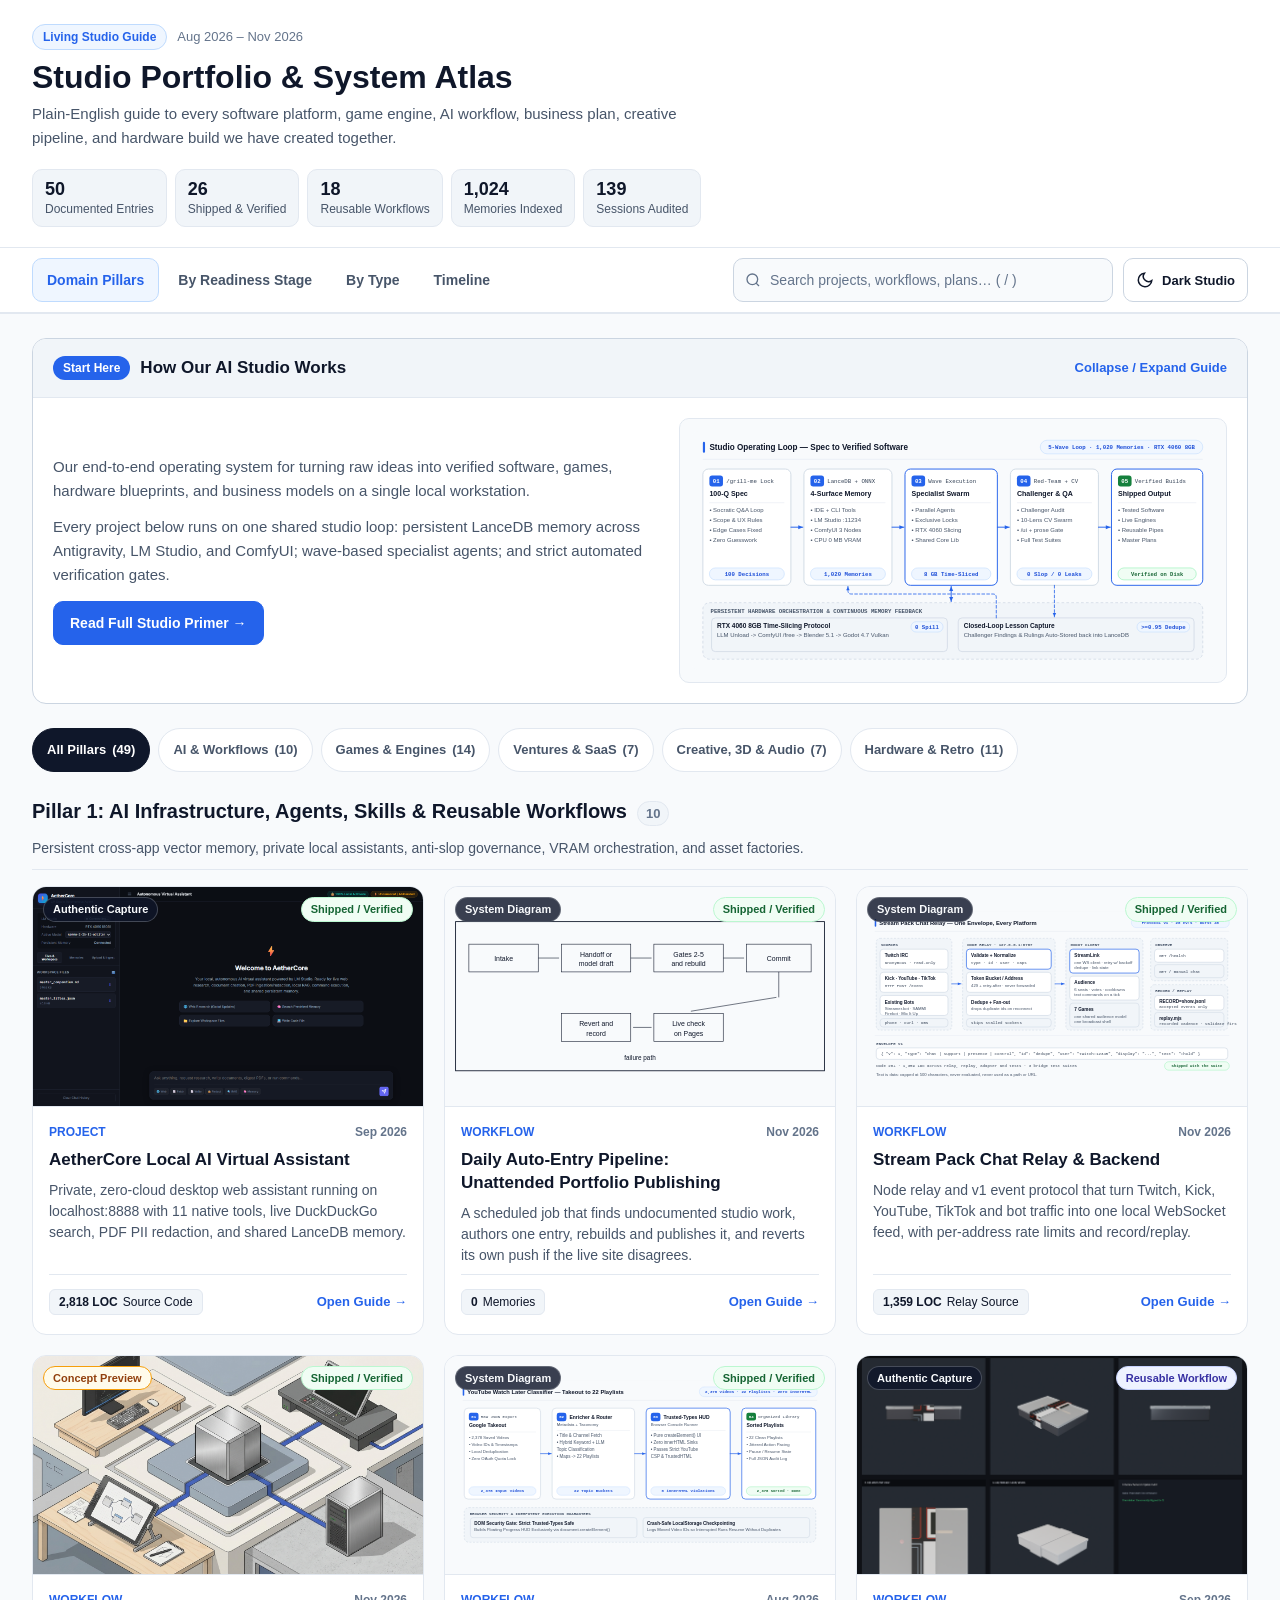
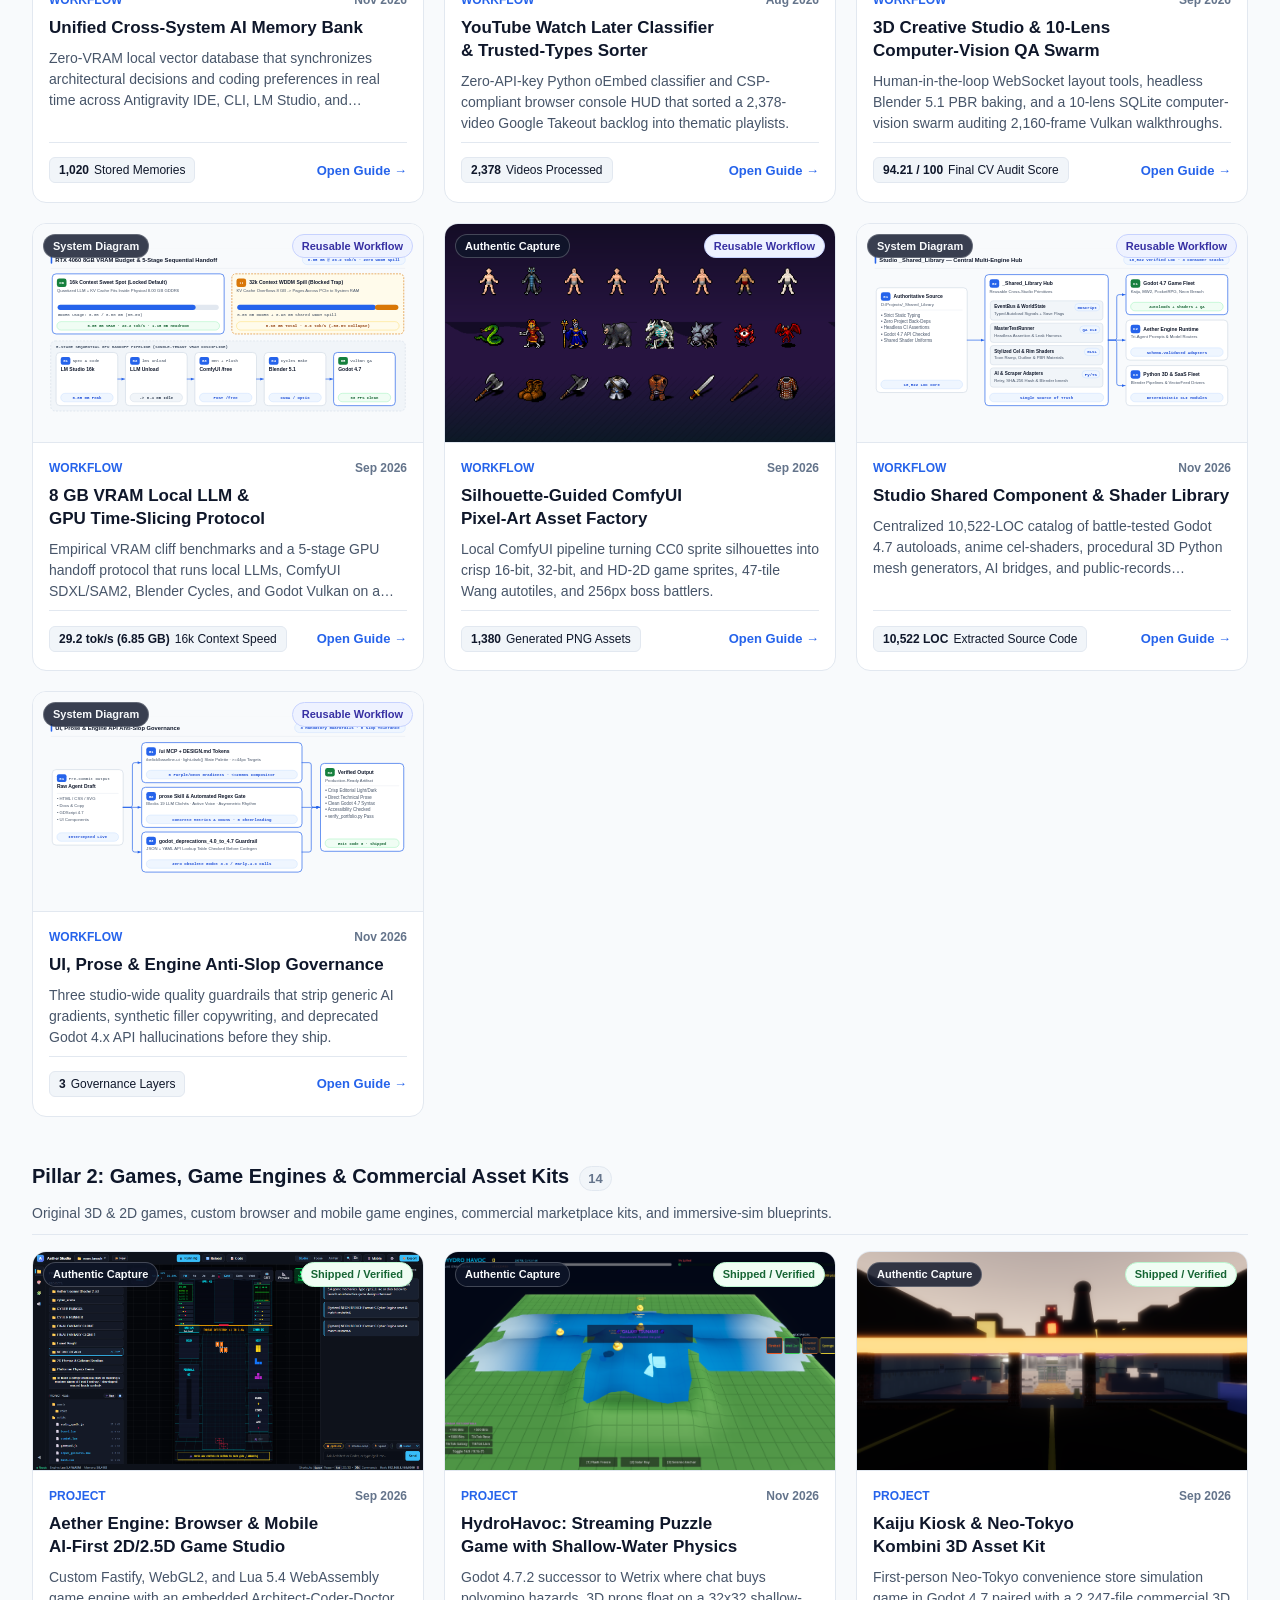
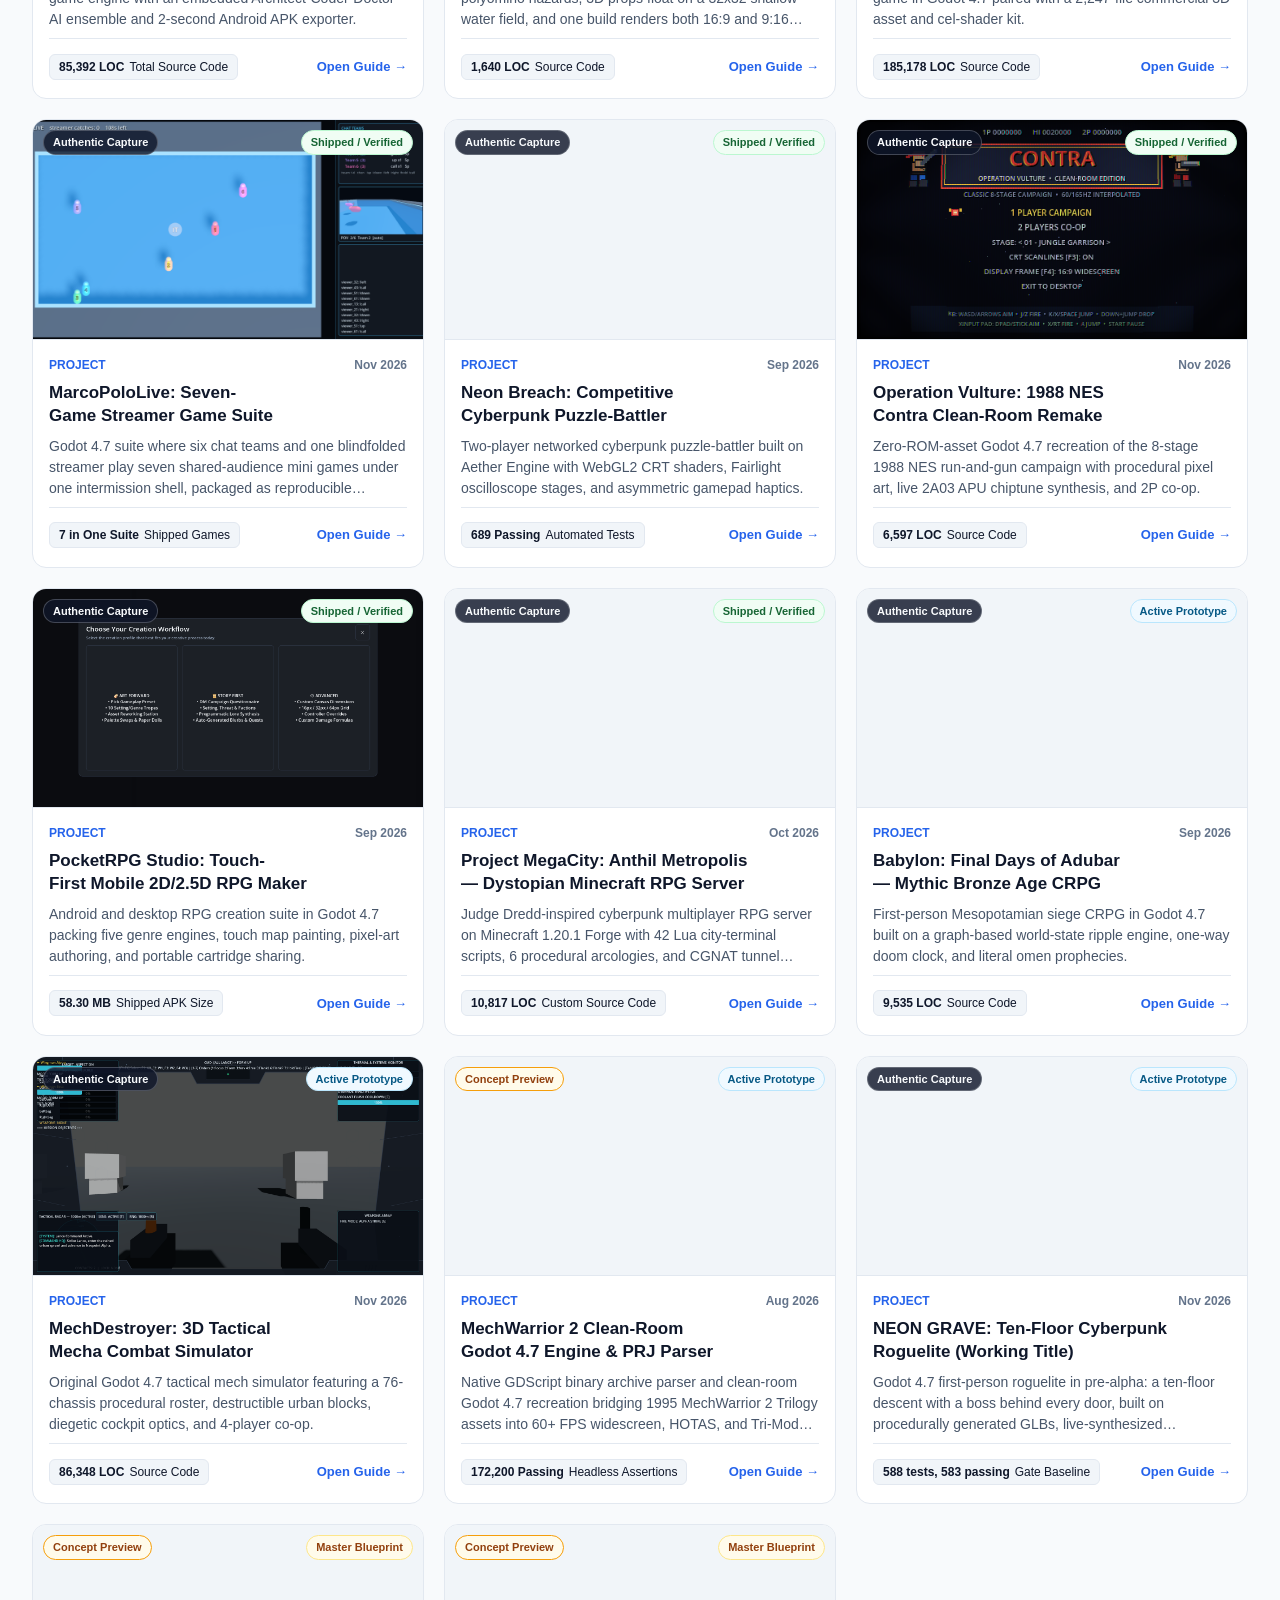
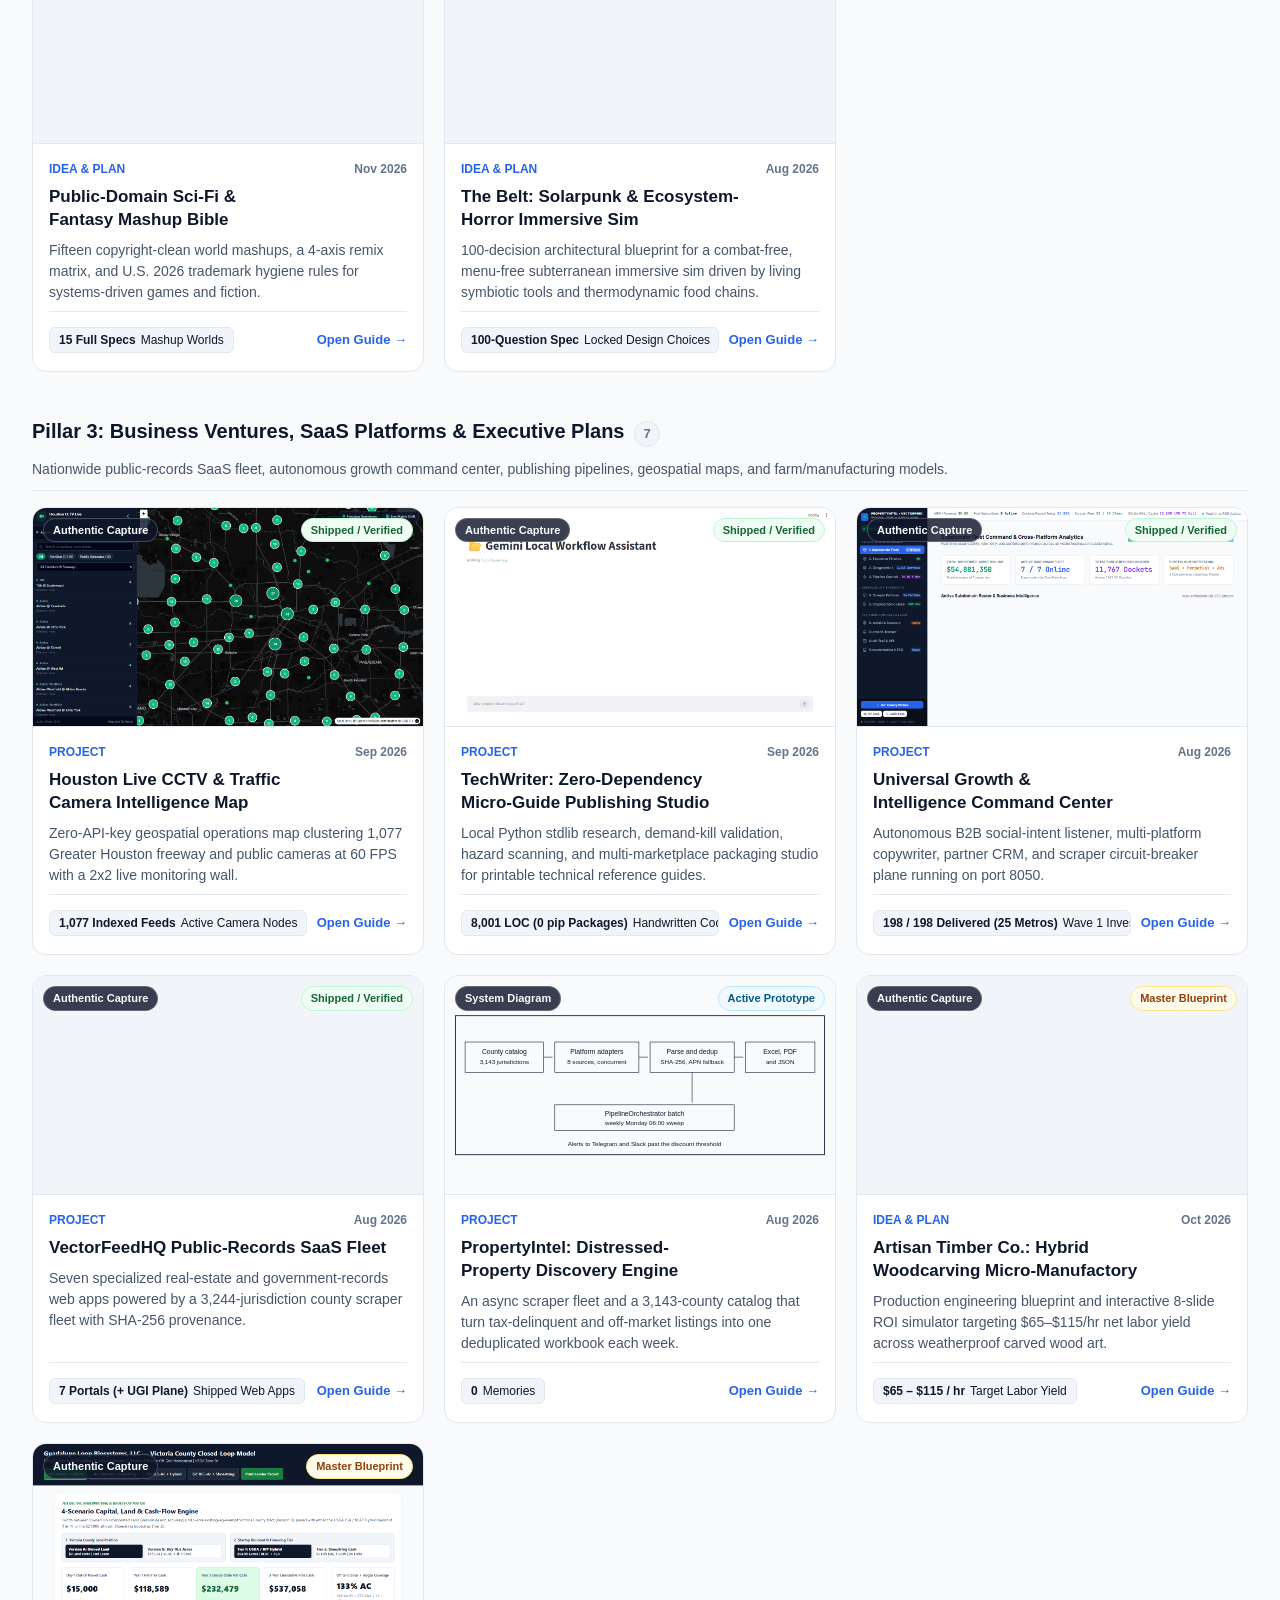
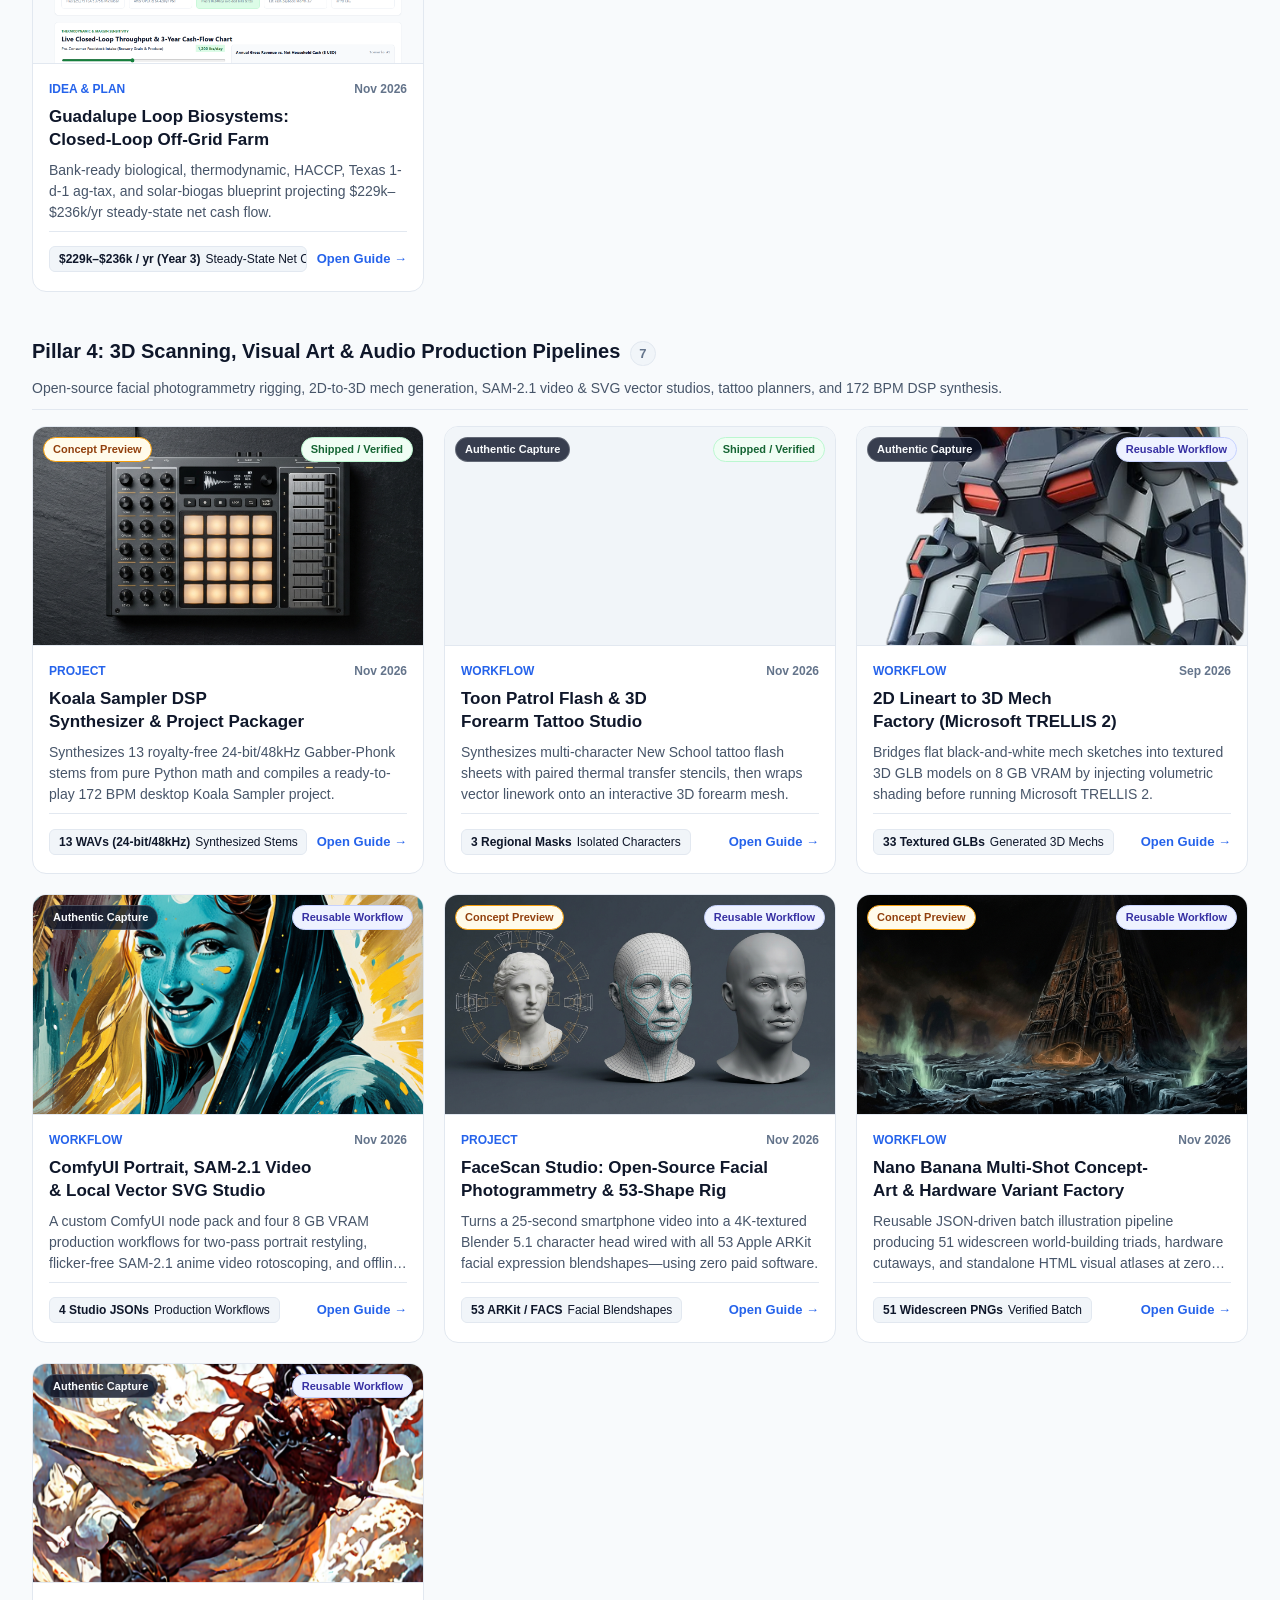
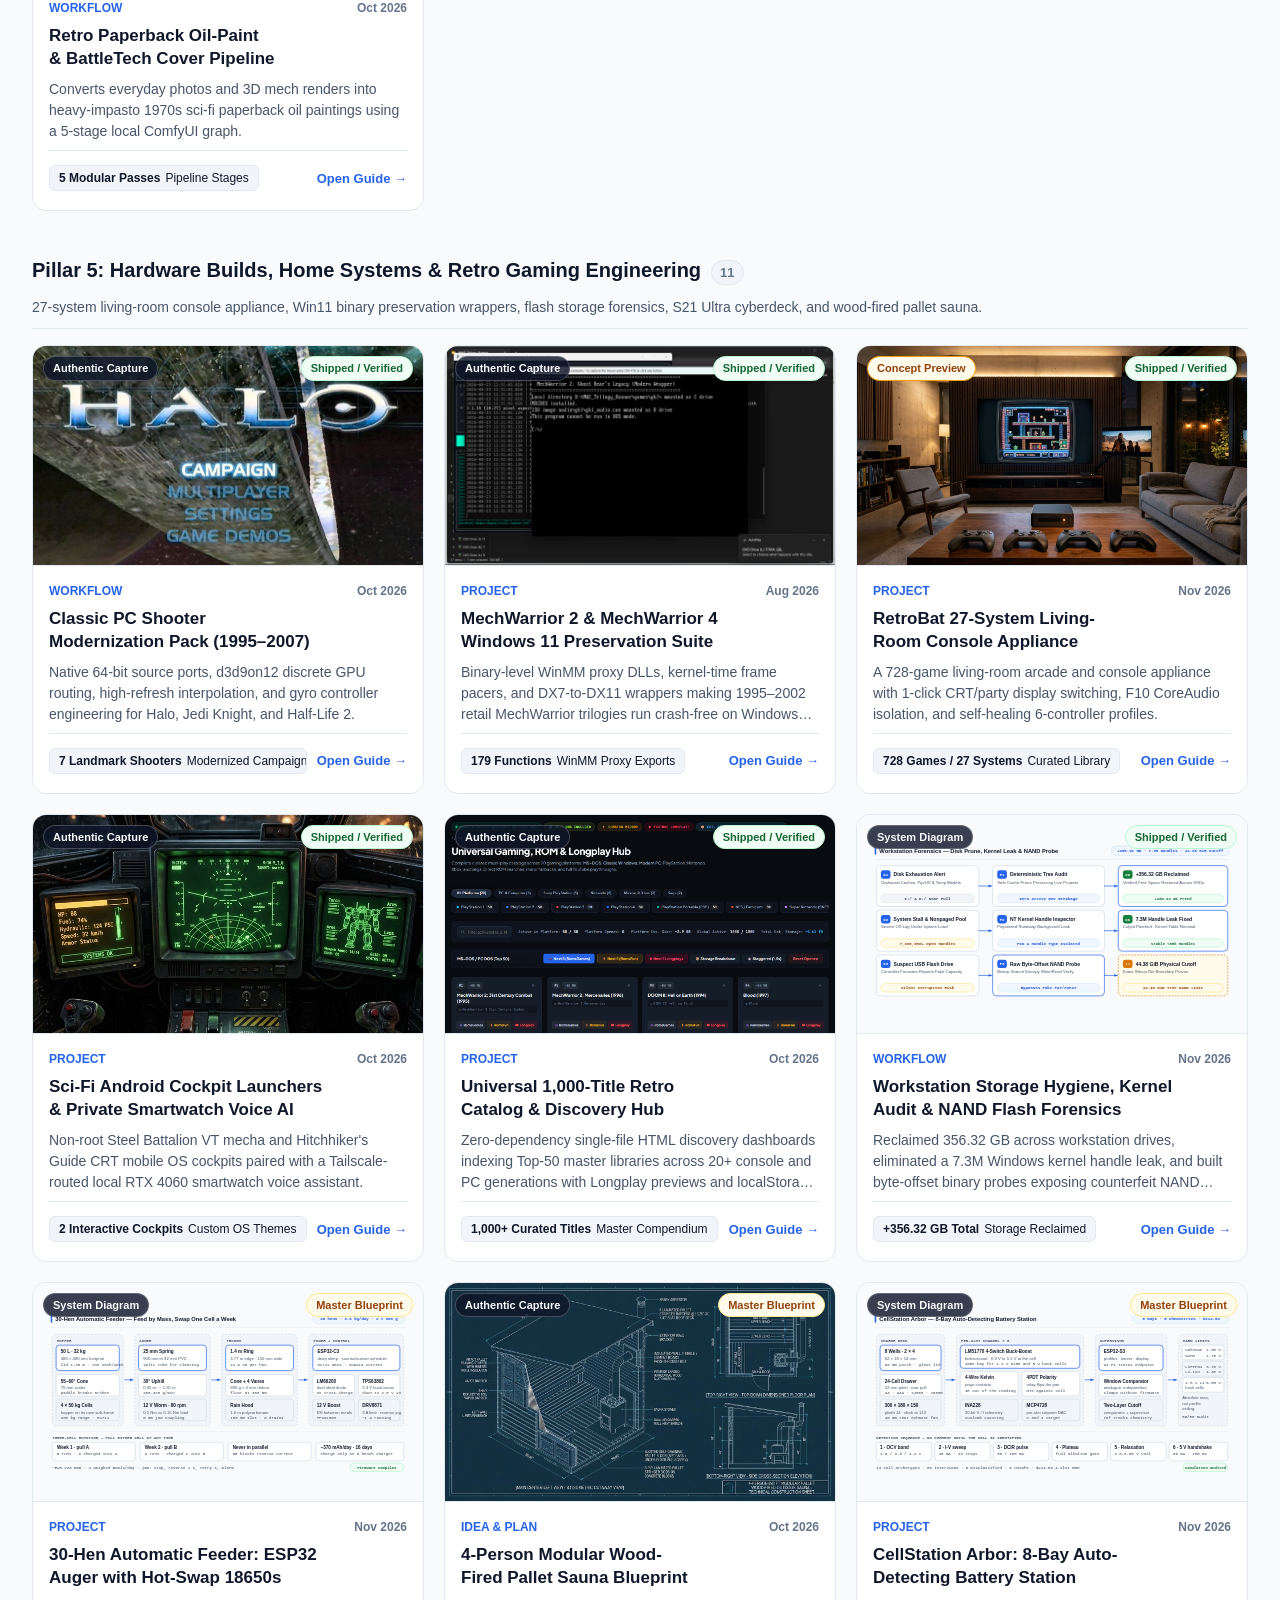
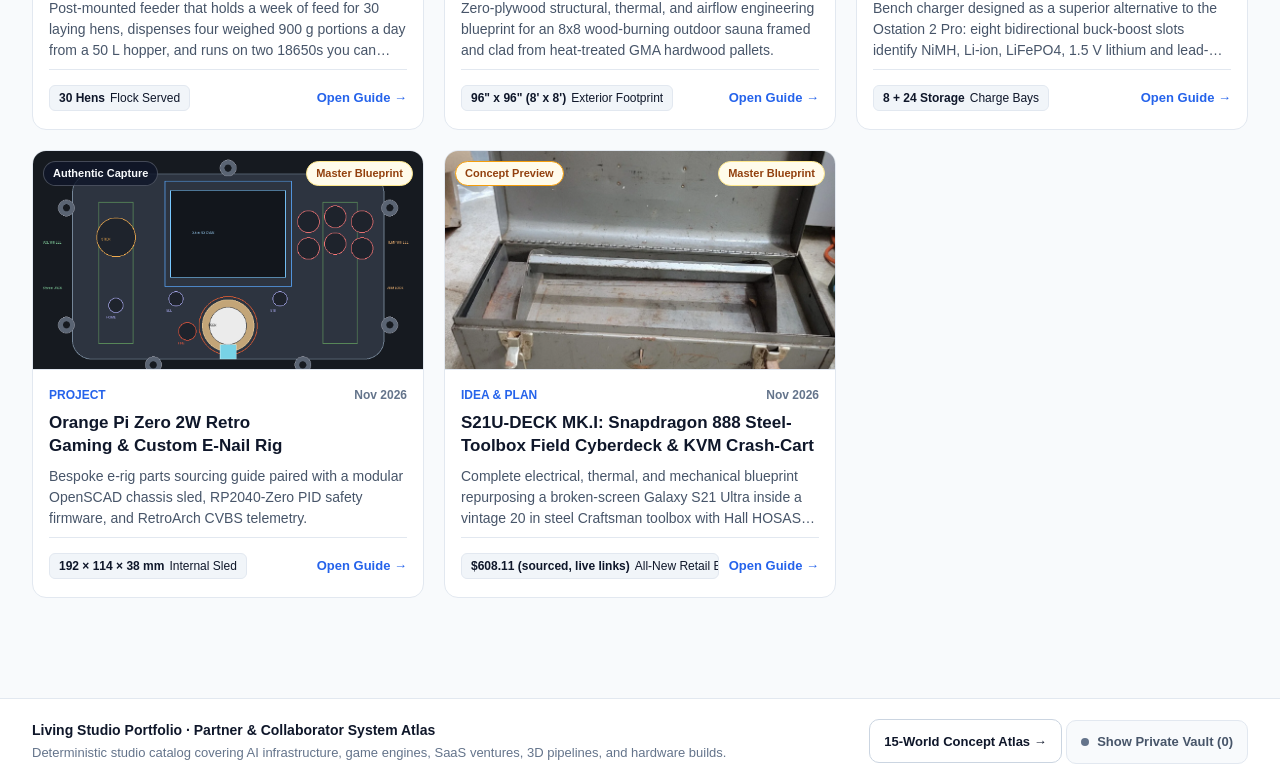
<file: index.html>
<!DOCTYPE html>
<html lang="en">
<head>
  <meta charset="UTF-8">
  <meta name="viewport" content="width=device-width, initial-scale=1.0, viewport-fit=cover">
  <meta name="color-scheme" content="light dark">
  <script>
    try {
      var savedScheme = localStorage.getItem("studio-color-scheme");
      var metaScheme = document.querySelector('meta[name="color-scheme"]');
      metaScheme.content = (savedScheme === "dark" || savedScheme === "light") ? savedScheme : "light";
    } catch (e) {
      document.querySelector('meta[name="color-scheme"]').content = "light";
    }
  </script>
  <title>Studio Portfolio — Partner &amp; Collaborator Guide</title>
  <link rel="stylesheet" href="styles.css">
</head>
<body>
  <header class="site-header">
    <div class="container header-inner">
      <div class="brand-block">
        <div class="eyebrow-row">
          <span class="studio-pill">Living Studio Guide</span>
          <span class="inception-label tabular-nums" id="headerDateSpan">Aug 2026 – Nov 2026</span>
        </div>
        <h1 class="site-title">Studio Portfolio &amp; System Atlas</h1>
        <p class="site-subtitle">
          Plain-English guide to every software platform, game engine, AI workflow, business plan, creative pipeline, and hardware build we have created together.
        </p>
      </div>

      <div class="header-stats" id="headerStats" aria-label="Portfolio summary metrics">
        <div class="stat-card">
          <span class="stat-value tabular-nums" id="statTotalEntries">0</span>
          <span class="stat-label">Documented Entries</span>
        </div>
        <div class="stat-card">
          <span class="stat-value tabular-nums" id="statShipped">0</span>
          <span class="stat-label">Shipped &amp; Verified</span>
        </div>
        <div class="stat-card">
          <span class="stat-value tabular-nums" id="statWorkflows">0</span>
          <span class="stat-label">Reusable Workflows</span>
        </div>
        <div class="stat-card">
          <span class="stat-value tabular-nums" id="statMemories">0</span>
          <span class="stat-label">Memories Indexed</span>
        </div>
        <div class="stat-card">
          <span class="stat-value tabular-nums" id="statSessions">0</span>
          <span class="stat-label">Sessions Audited</span>
        </div>
      </div>
    </div>

    <div class="controls-bar">
      <div class="container controls-inner">
        <nav class="view-tabs" role="tablist" aria-label="Portfolio organization views">
          <button type="button" role="tab" class="view-tab is-active" data-view="pillars" aria-selected="true">
            Domain Pillars
          </button>
          <button type="button" role="tab" class="view-tab" data-view="readiness" aria-selected="false">
            By Readiness Stage
          </button>
          <button type="button" role="tab" class="view-tab" data-view="type" aria-selected="false">
            By Type
          </button>
          <button type="button" role="tab" class="view-tab" data-view="timeline" aria-selected="false">
            Timeline
          </button>
        </nav>

        <div class="search-and-theme">
          <div class="search-box">
            <svg class="search-icon" width="16" height="16" viewBox="0 0 24 24" fill="none" stroke="currentColor" stroke-width="2" aria-hidden="true">
              <circle cx="11" cy="11" r="8"></circle>
              <line x1="21" y1="21" x2="16.65" y2="16.65"></line>
            </svg>
            <input
              type="search"
              id="searchInput"
              class="search-input"
              placeholder="Search projects, workflows, plans… ( / )"
              aria-label="Search portfolio entries"
              autocomplete="off"
            >
            <button type="button" id="clearSearchBtn" class="clear-search-btn" hidden aria-label="Clear search query">
              Clear
            </button>
          </div>

          <button type="button" id="themeToggleBtn" class="theme-toggle-btn" aria-label="Switch color theme">
            <svg class="icon-moon" width="18" height="18" viewBox="0 0 24 24" fill="none" stroke="currentColor" stroke-width="2" aria-hidden="true">
              <path d="M21 12.79A9 9 0 1 1 11.21 3 7 7 0 0 0 21 12.79z"></path>
            </svg>
            <svg class="icon-sun" width="18" height="18" viewBox="0 0 24 24" fill="none" stroke="currentColor" stroke-width="2" aria-hidden="true">
              <circle cx="12" cy="12" r="5"></circle>
              <line x1="12" y1="1" x2="12" y2="3"></line>
              <line x1="12" y1="21" x2="12" y2="23"></line>
              <line x1="4.22" y1="4.22" x2="5.64" y2="5.64"></line>
              <line x1="18.36" y1="18.36" x2="19.78" y2="19.78"></line>
              <line x1="1" y1="12" x2="3" y2="12"></line>
              <line x1="21" y1="12" x2="23" y2="12"></line>
              <line x1="4.22" y1="19.78" x2="5.64" y2="18.36"></line>
              <line x1="18.36" y1="5.64" x2="19.78" y2="4.22"></line>
            </svg>
            <span class="theme-btn-text" id="themeBtnLabel">Dark Studio</span>
          </button>
        </div>
      </div>
    </div>
  </header>

  <main class="main-content container" id="mainContent">
    <section id="primerMount" class="primer-section" aria-label="How Our AI Studio Works"></section>
    <div id="filterPillsMount" class="filter-pills-bar" aria-label="Quick section jump"></div>
    <div id="portfolioMount" class="portfolio-mount"></div>
  </main>

  <footer class="site-footer">
    <div class="container footer-inner">
      <div class="footer-meta">
        <p class="footer-title">Living Studio Portfolio · Partner &amp; Collaborator System Atlas</p>
        <p class="footer-note tabular-nums" id="footerSyncNote">
          Deterministic studio catalog covering AI infrastructure, game engines, SaaS ventures, 3D pipelines, and hardware builds.
        </p>
      </div>
      <div class="footer-actions">
        <a href="atlas.html" class="ghost-btn" style="text-decoration:none;display:inline-flex;align-items:center;">
          15-World Concept Atlas →
        </a>
        <button
          type="button"
          id="vaultToggleBtn"
          class="vault-toggle-btn"
          aria-pressed="false"
          hidden
        >
          <span class="vault-dot" aria-hidden="true"></span>
          <span id="vaultToggleLabel" class="tabular-nums">Show Private Vault (0)</span>
        </button>
      </div>
    </div>
  </footer>

  <!-- Distraction-Free Slide-Over Reader Drawer -->
  <dialog id="readerDialog" class="reader-dialog" closedby="any" aria-labelledby="readerTitle">
    <div class="reader-panel" id="readerPanel">
      <header class="reader-topbar">
        <div class="reader-crumbs" id="readerCrumbs"></div>
        <div class="reader-topbar-actions">
          <button type="button" id="copyLinkBtn" class="ghost-btn" aria-label="Copy bookmark link to this entry">
            Copy Link
          </button>
          <button type="button" id="closeReaderBtn" class="icon-close-btn" aria-label="Close entry reader">
            <svg width="20" height="20" viewBox="0 0 24 24" fill="none" stroke="currentColor" stroke-width="2" aria-hidden="true">
              <line x1="18" y1="6" x2="6" y2="18"></line>
              <line x1="6" y1="6" x2="18" y2="18"></line>
            </svg>
          </button>
        </div>
      </header>
      <div class="reader-scroll-body" id="readerBody"></div>
    </div>
  </dialog>

  <!-- Full-Screen Media & Diagram Lightbox -->
  <dialog id="lightboxDialog" class="lightbox-dialog" closedby="any" aria-label="Full-screen visual preview">
    <div class="lightbox-inner" id="lightboxInner">
      <header class="lightbox-topbar">
        <div class="lightbox-badges" id="lightboxBadges"></div>
        <div class="lightbox-controls">
          <button type="button" id="lightboxPrevBtn" class="ghost-btn lightbox-nav-btn" aria-label="Previous image">
            ← Prev
          </button>
          <span id="lightboxCounter" class="lightbox-counter tabular-nums"></span>
          <button type="button" id="lightboxNextBtn" class="ghost-btn lightbox-nav-btn" aria-label="Next image">
            Next →
          </button>
          <button type="button" id="closeLightboxBtn" class="icon-close-btn" aria-label="Close full-screen preview">
            <svg width="20" height="20" viewBox="0 0 24 24" fill="none" stroke="currentColor" stroke-width="2" aria-hidden="true">
              <line x1="18" y1="6" x2="6" y2="18"></line>
              <line x1="6" y1="6" x2="18" y2="18"></line>
            </svg>
          </button>
        </div>
      </header>
      <figure class="lightbox-stage-wrap">
        <div class="lightbox-stage" id="lightboxStage"></div>
        <figcaption class="lightbox-caption" id="lightboxCaption"></figcaption>
      </figure>
    </div>
  </dialog>

  <script src="portfolio-data.js"></script>
  <script>
    if (window.location.protocol === "file:") {
      document.write('<script src="portfolio-vault.js"><\/script>');
    }
  </script>
  <script src="app.js"></script>
</body>
</html>
</file>
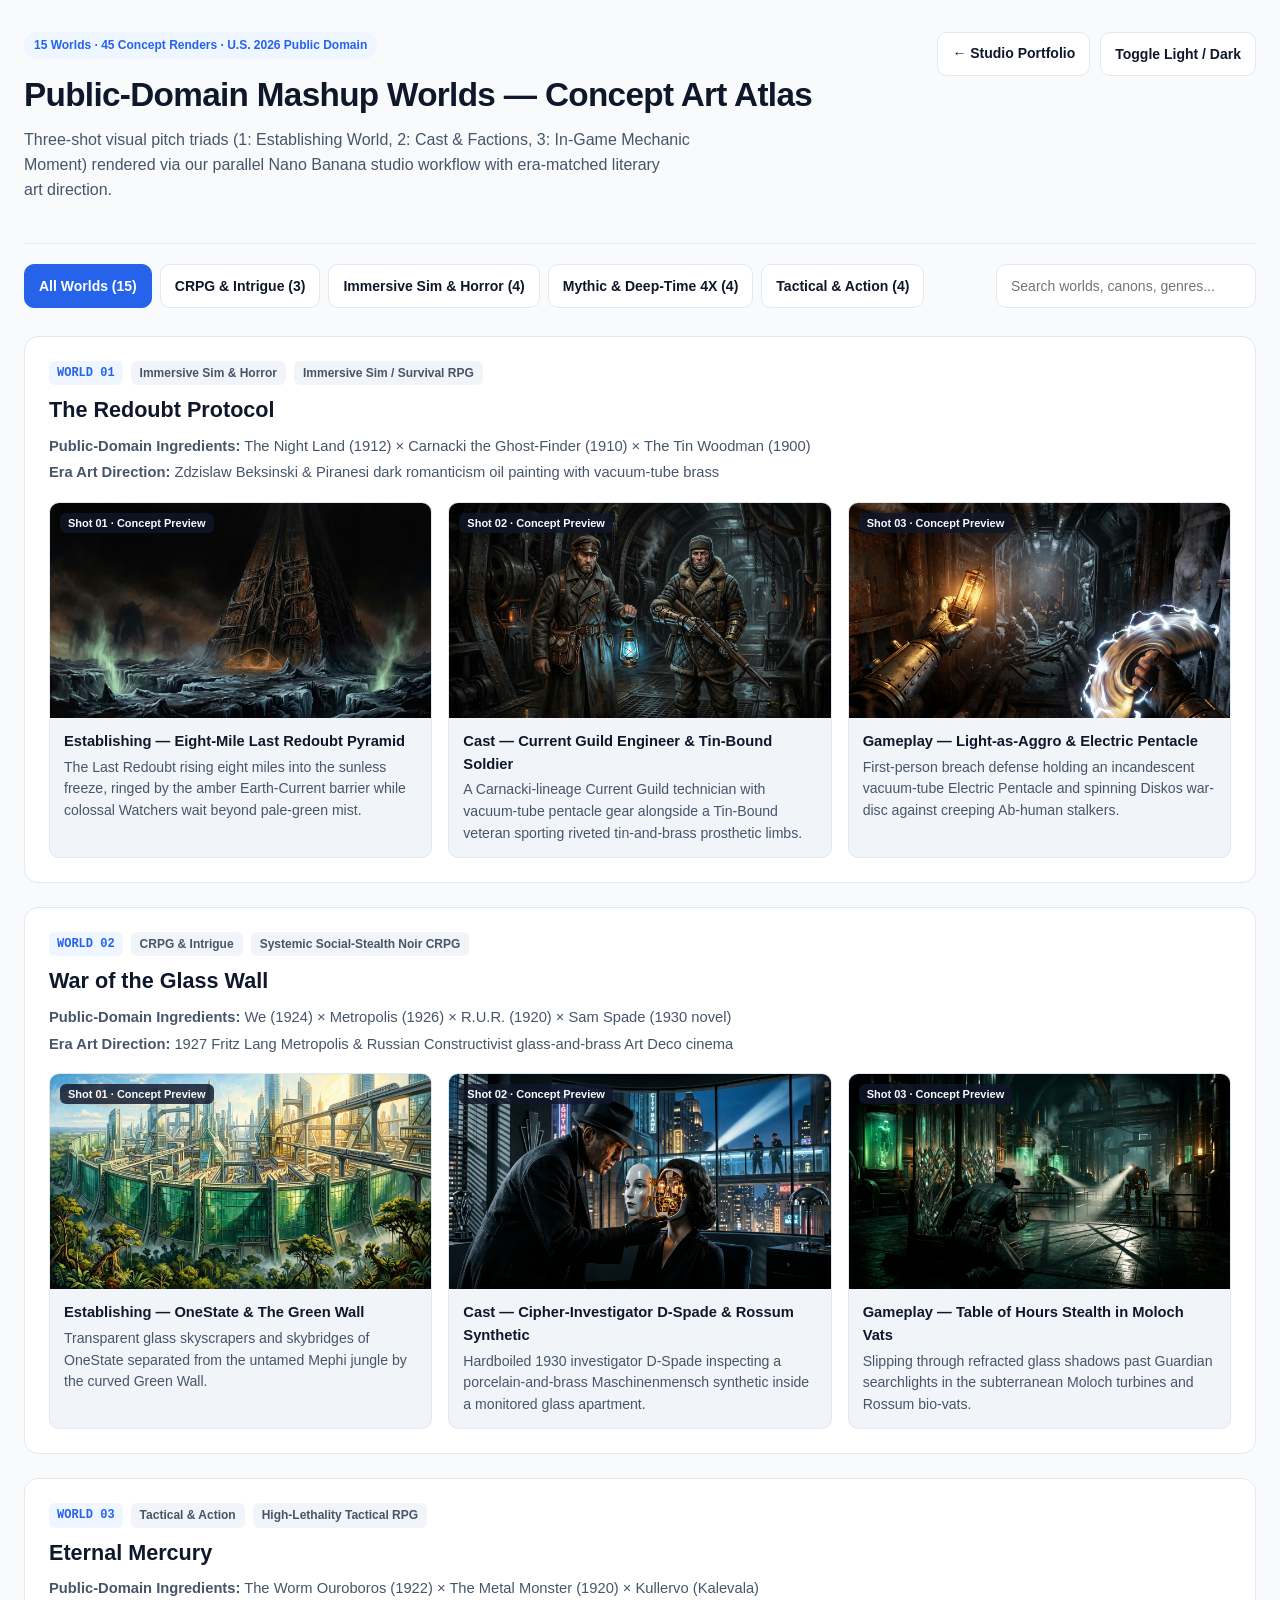
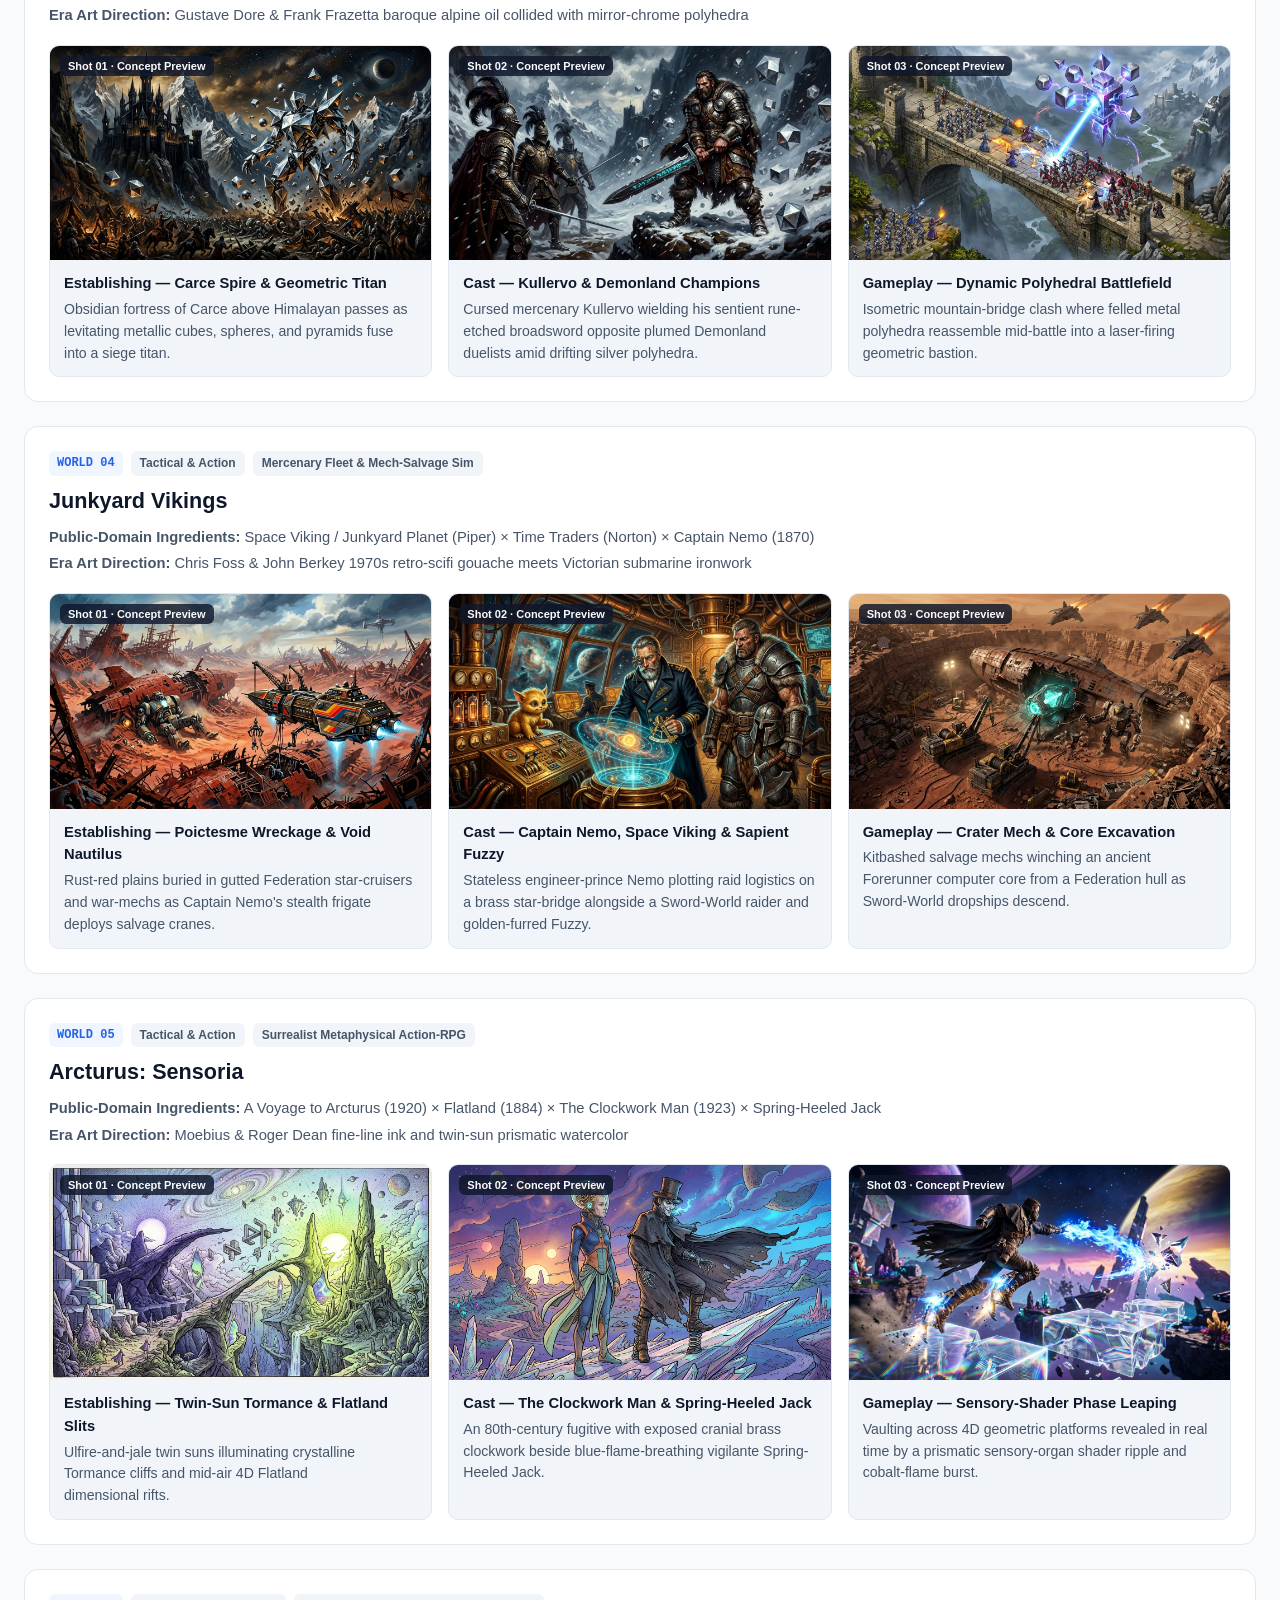
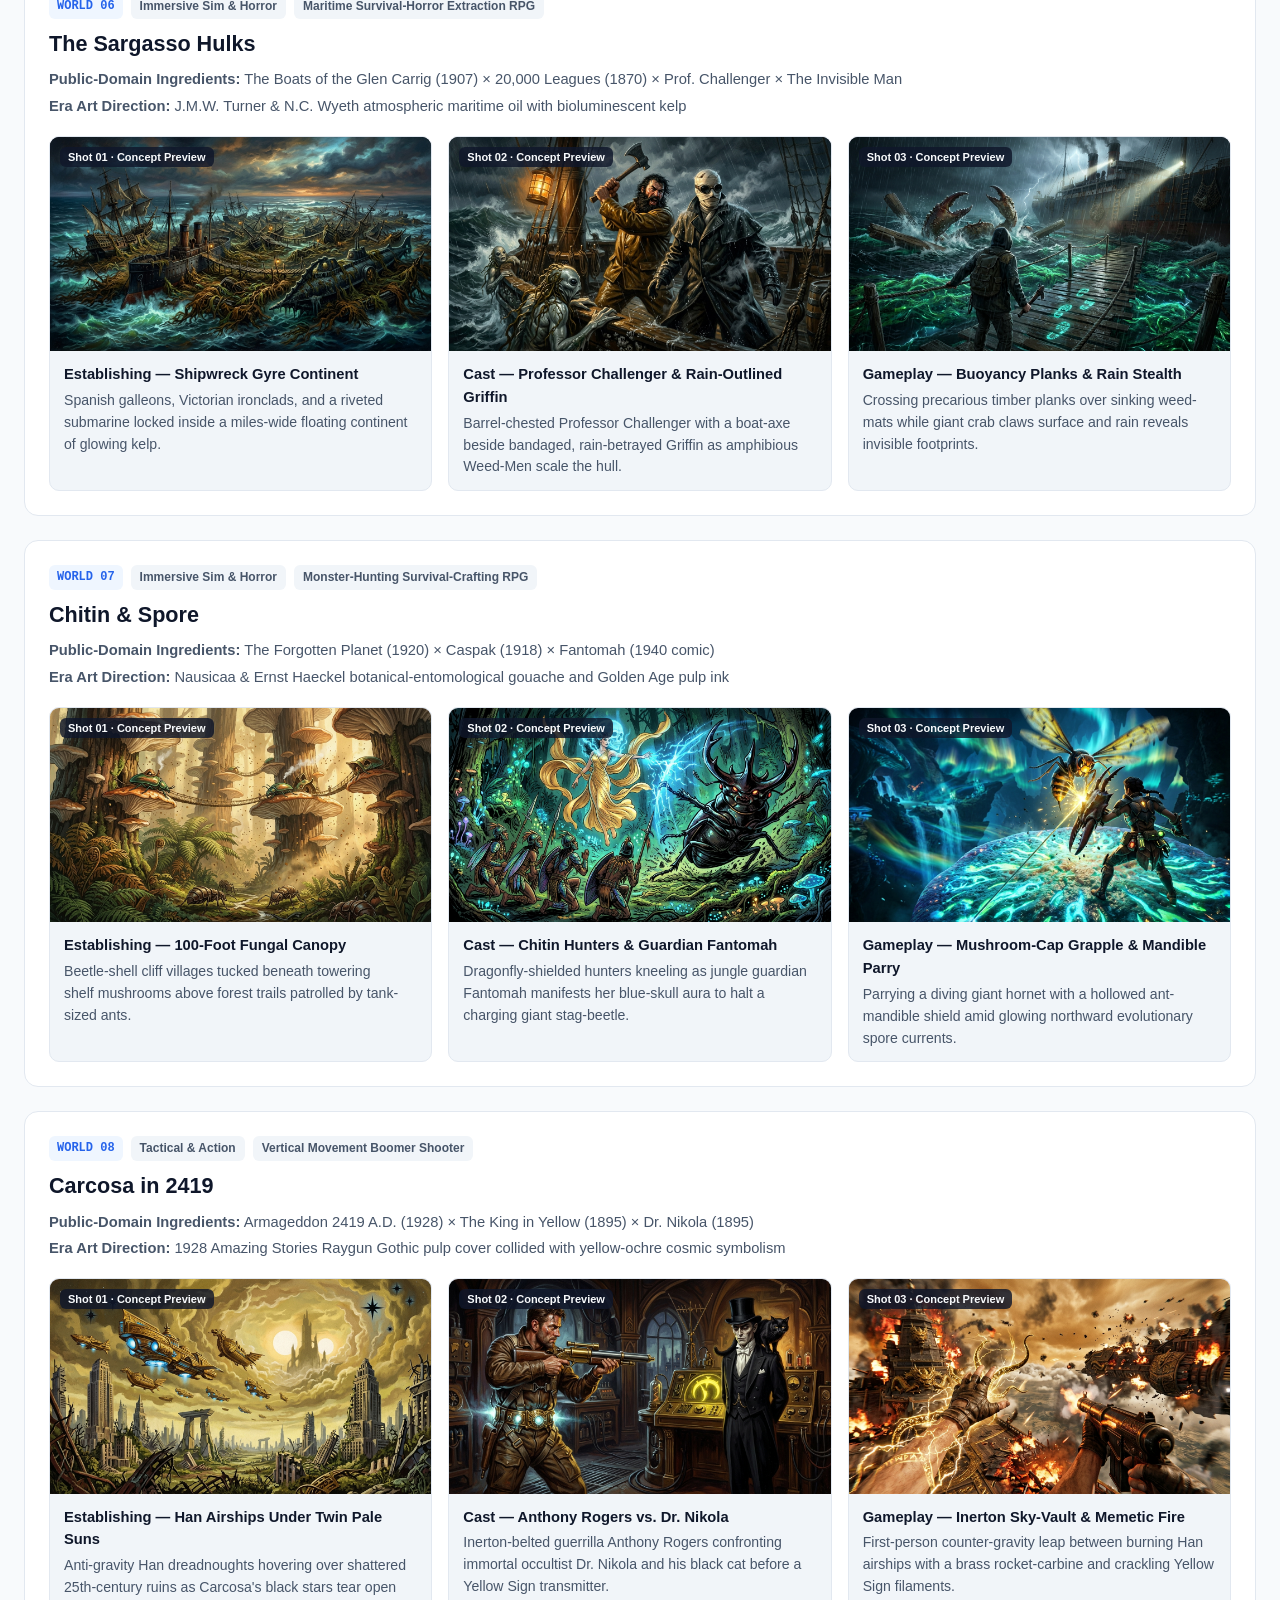
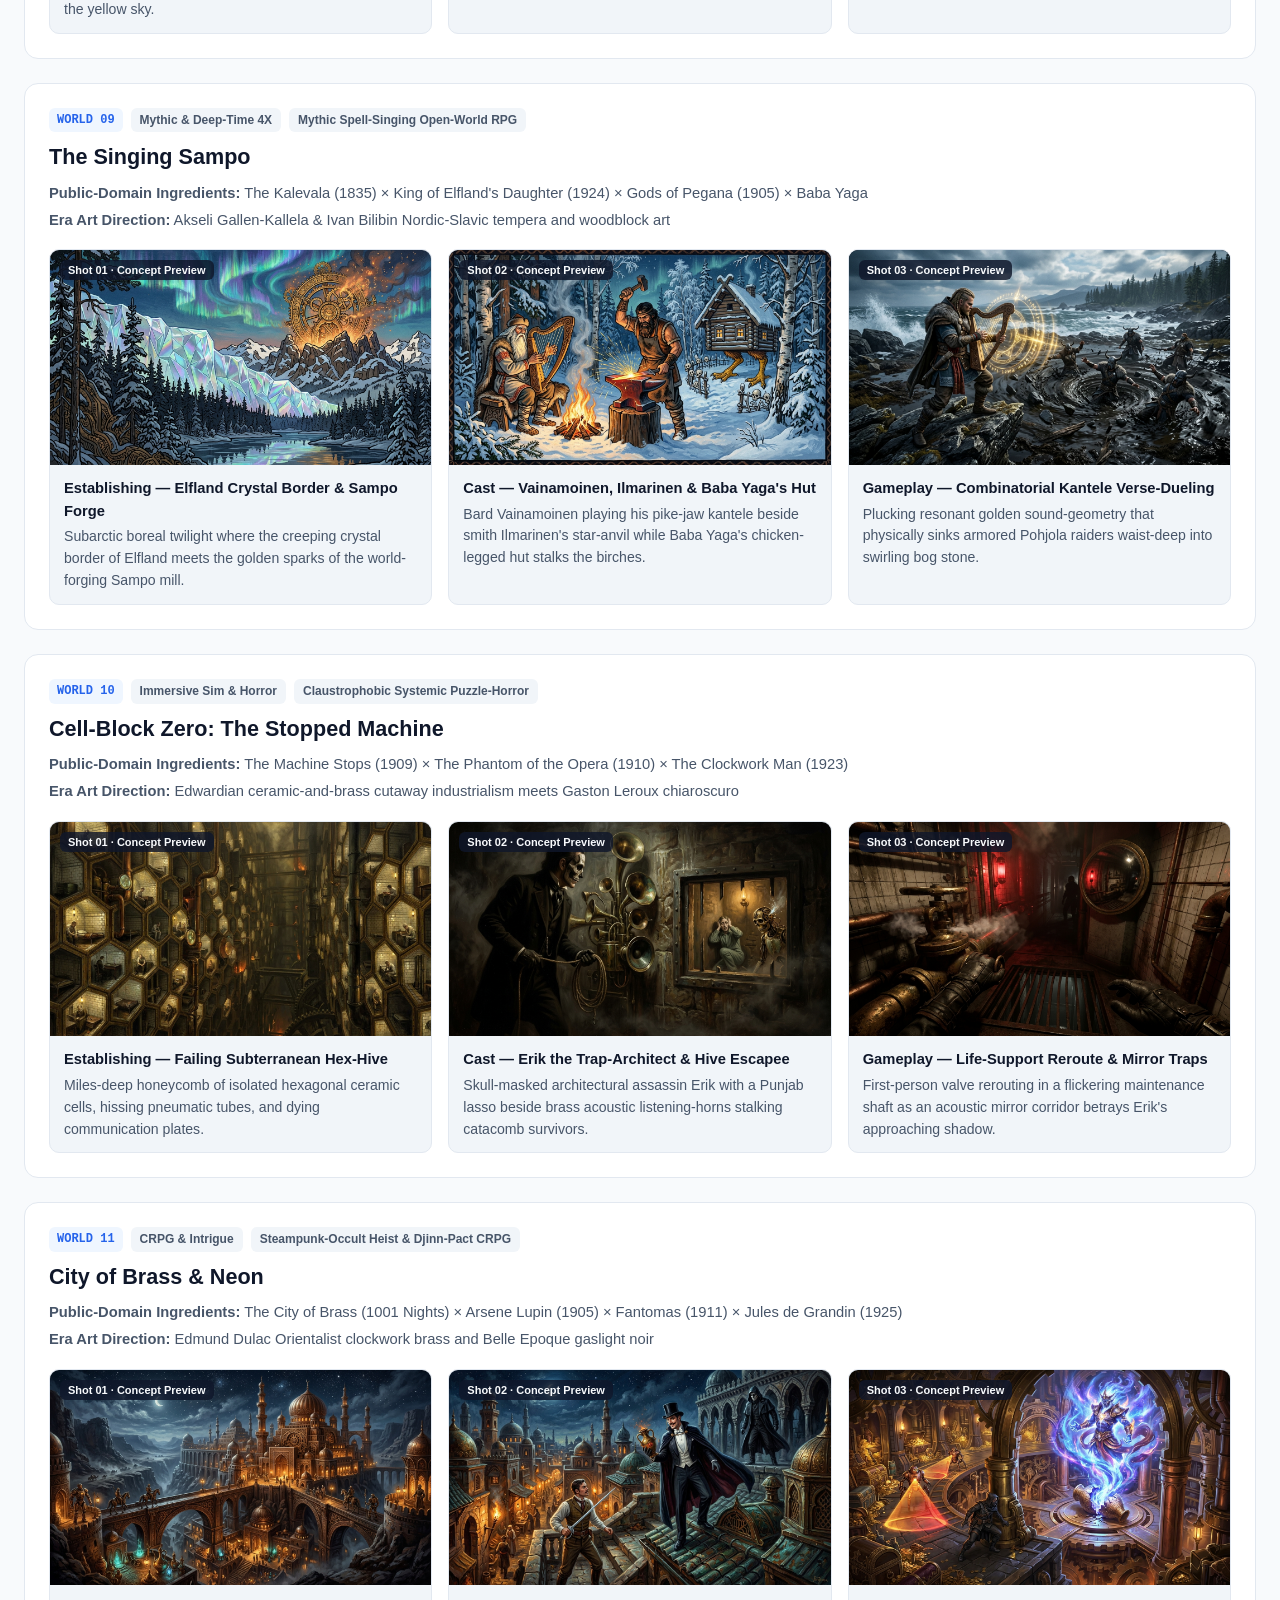
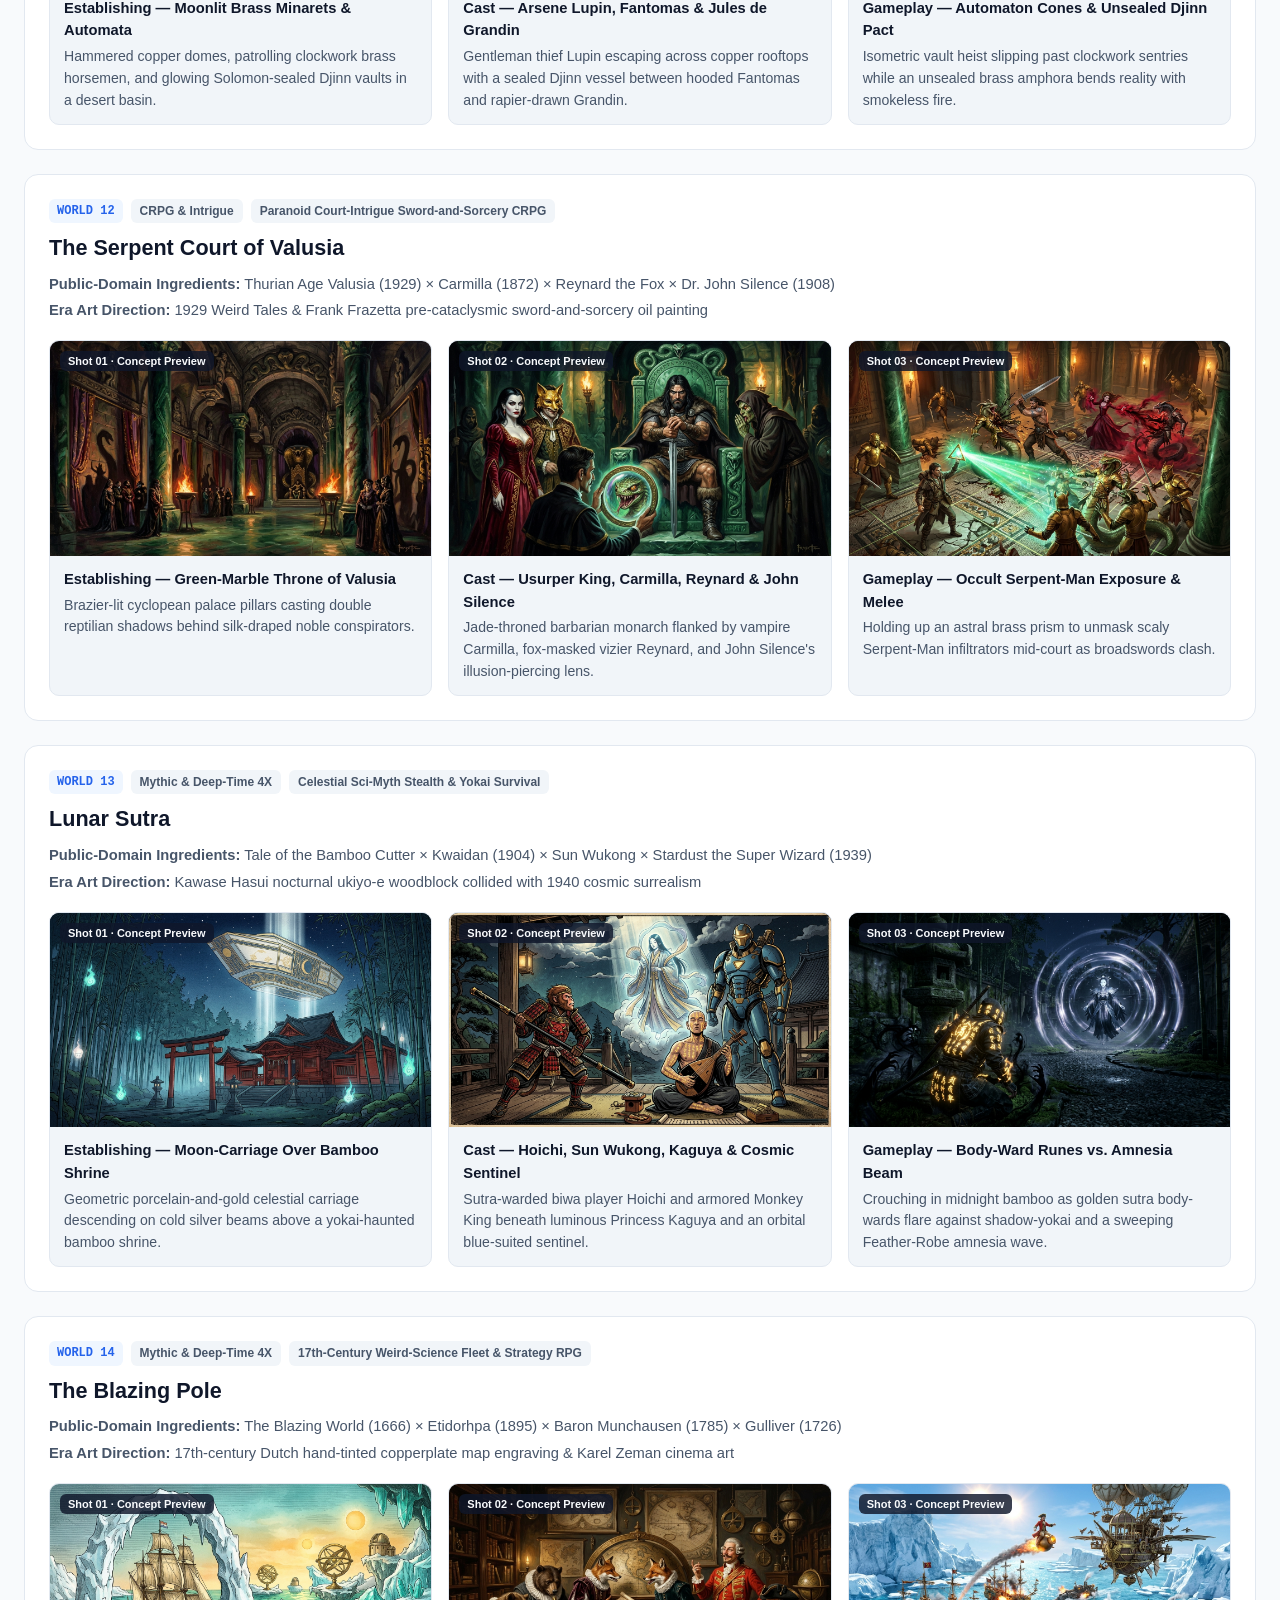
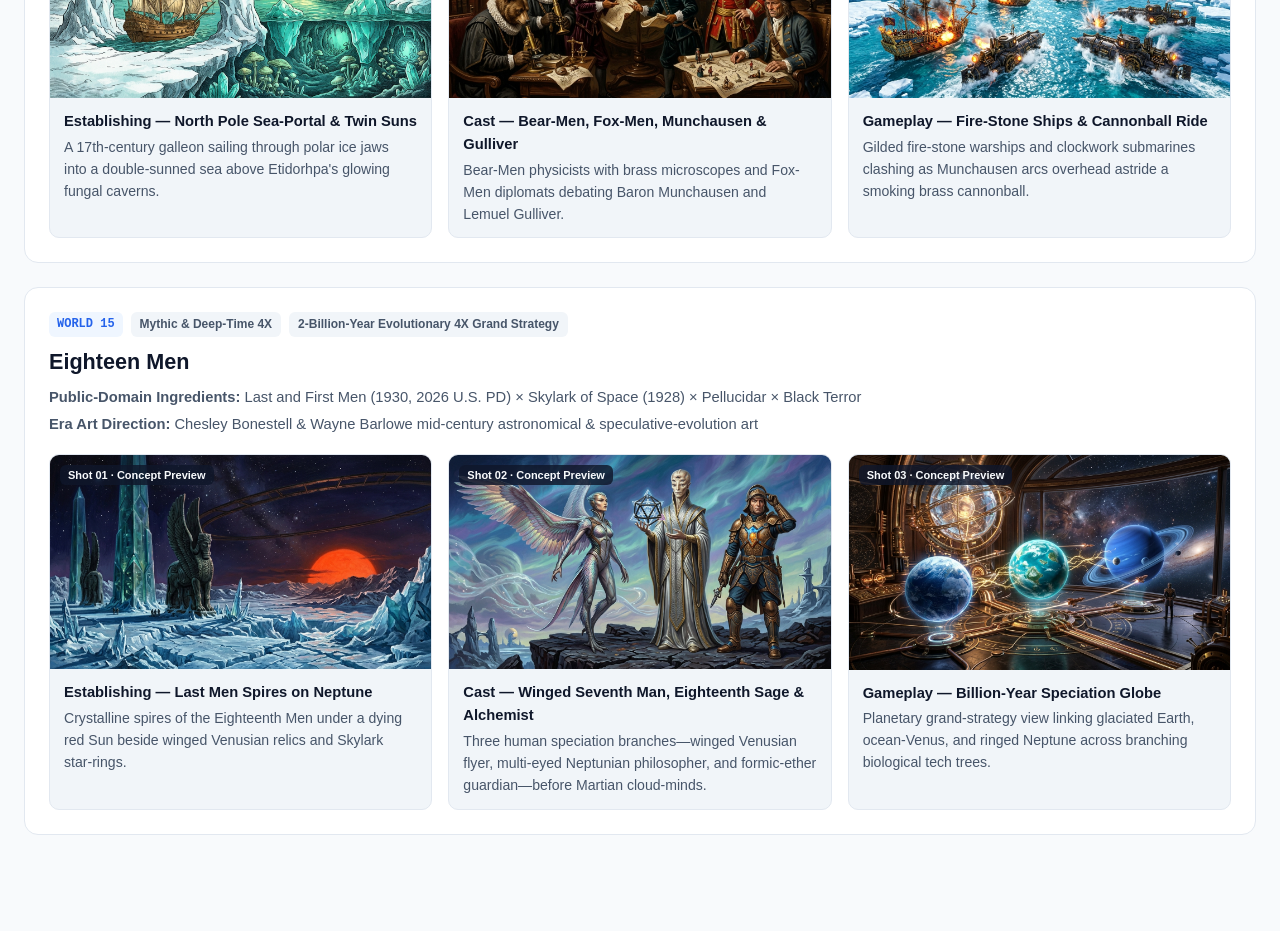
<file: atlas.html>
<!DOCTYPE html>
<html lang="en">
<head>
  <meta charset="utf-8">
  <meta name="viewport" content="width=device-width, initial-scale=1">
  <meta name="color-scheme" content="light dark">
  <script>
    try {
      document.querySelector('meta[name="color-scheme"]').content =
        localStorage.getItem("atlas-color-scheme") ?? "light dark";
    } catch (e) {}
  </script>
  <title>Public-Domain Synergistic Mashup Worlds — 45-Render Concept Atlas</title>
  <style>
    :root {
      color-scheme: light dark;
      &:has(> head > meta[name="color-scheme"][content="dark"]) { color-scheme: dark; }
      &:has(> head > meta[name="color-scheme"][content="light"]) { color-scheme: light; }
      --bg: light-dark(#f8fafc, #0b0f17);
      --surface: light-dark(#ffffff, #131a26);
      --surface-muted: light-dark(#f1f5f9, #182234);
      --text: light-dark(#0f172a, #f8fafc);
      --muted: light-dark(#475569, #94a3b8);
      --border: light-dark(#e2e8f0, #1e293b);
      --accent: light-dark(#2563eb, #3b82f6);
      --accent-soft: light-dark(#eff6ff, #172554);
    }
    * { box-sizing: border-box; }
    body {
      margin: 0;
      min-height: 100dvh;
      background: var(--bg);
      color: var(--text);
      font-family: Inter, -apple-system, BlinkMacSystemFont, "Segoe UI", sans-serif;
      line-height: 1.55;
    }
    h1, h2, h3 { text-wrap: balance; margin: 0; }
    p, figcaption span { text-wrap: pretty; }
    .num { font-variant-numeric: tabular-nums; }
    .shell { max-width: 1380px; margin: 0 auto; padding: 32px 24px 72px; }
    .topbar {
      display: flex; flex-wrap: wrap; gap: 16px; align-items: flex-start; justify-content: space-between;
      padding-bottom: 24px; border-bottom: 1px solid var(--border);
    }
    .eyebrow {
      display: inline-block; padding: 4px 10px; border-radius: 999px; font-size: 12px; font-weight: 600;
      background: var(--accent-soft); color: var(--accent); margin-bottom: 10px;
    }
    h1 { font-size: clamp(1.65rem, 2.6vw, 2.25rem); letter-spacing: -0.02em; }
    .subtitle { color: var(--muted); max-width: 76ch; margin-top: 8px; }
    .controls {
      display: flex; flex-wrap: wrap; gap: 10px; align-items: center; justify-content: space-between;
      margin: 20px 0 28px;
    }
    .pills { display: flex; flex-wrap: wrap; gap: 8px; }
    .pill-btn, .theme-btn, .search-input {
      min-height: 44px; border-radius: 10px; border: 1px solid var(--border);
      background: var(--surface); color: var(--text); font-size: 14px; font-weight: 600;
      padding: 0 14px; cursor: pointer;
      transition: opacity 160ms ease-out, transform 160ms ease-out;
    }
    .pill-btn.is-active { background: var(--accent); border-color: var(--accent); color: #ffffff; }
    .search-wrap { display: flex; gap: 10px; flex-wrap: wrap; align-items: center; }
    .search-input { min-width: 260px; font-weight: 400; cursor: text; }
    .world-section {
      background: var(--surface); border: 1px solid var(--border); border-radius: 14px;
      padding: 24px; margin-bottom: 24px;
    }
    .world-eyebrow { display: flex; flex-wrap: wrap; gap: 8px; align-items: center; margin-bottom: 8px; font-size: 12px; }
    .world-num {
      font-family: ui-monospace, SFMono-Regular, Consolas, monospace; font-weight: 700;
      padding: 3px 8px; border-radius: 6px; background: var(--accent-soft); color: var(--accent);
      font-variant-numeric: tabular-nums;
    }
    .world-cat, .world-genre {
      padding: 3px 9px; border-radius: 6px; background: var(--surface-muted); color: var(--muted); font-weight: 600;
    }
    .world-header h2 { font-size: 1.35rem; margin-bottom: 8px; }
    .world-sources, .world-style { margin: 4px 0; font-size: 0.92rem; color: var(--muted); }
    .triad-grid {
      display: grid; grid-template-columns: repeat(auto-fit, minmax(290px, 1fr)); gap: 16px; margin-top: 18px;
    }
    .shot-card {
      margin: 0; background: var(--surface-muted); border: 1px solid var(--border); border-radius: 10px; overflow: hidden;
      display: flex; flex-direction: column;
    }
    .shot-trigger {
      position: relative; display: block; width: 100%; padding: 0; border: 0; background: #0b0f17; cursor: zoom-in;
      aspect-ratio: 16 / 9; overflow: hidden;
    }
    .shot-trigger img {
      width: 100%; height: 100%; object-fit: cover; display: block;
      transition: transform 180ms ease-out;
    }
    @media (prefers-reduced-motion: no-preference) {
      .shot-trigger:hover img { transform: scale(1.025); }
    }
    .shot-badge {
      position: absolute; top: 10px; left: 10px; padding: 4px 8px; border-radius: 6px;
      background: rgba(15, 23, 42, 0.82); color: #f8fafc; font-size: 11px; font-weight: 600;
      font-variant-numeric: tabular-nums;
    }
    figcaption { padding: 12px 14px; display: flex; flex-direction: column; gap: 4px; font-size: 0.88rem; }
    figcaption strong { color: var(--text); font-size: 0.92rem; }
    figcaption span { color: var(--muted); }
    dialog:modal {
      max-width: min(1240px, 94vw); max-height: 92dvh; border: 1px solid var(--border); border-radius: 14px;
      padding: 0; background: var(--surface); color: var(--text); overscroll-behavior: contain;
    }
    dialog::backdrop {
      background: rgba(9, 13, 22, 0.78); overflow: hidden; overscroll-behavior: contain;
    }
    .lb-inner { display: flex; flex-direction: column; max-height: 92dvh; }
    .lb-bar {
      display: flex; align-items: center; justify-content: space-between; gap: 12px;
      padding: 12px 16px; border-bottom: 1px solid var(--border);
    }
    .lb-close {
      min-width: 44px; min-height: 44px; border-radius: 8px; border: 1px solid var(--border);
      background: var(--surface-muted); color: var(--text); font-weight: 700; cursor: pointer;
    }
    .lb-img-wrap { background: #05080f; display: flex; justify-content: center; overflow: auto; }
    .lb-img-wrap img { max-width: 100%; max-height: 74dvh; object-fit: contain; display: block; }
    .lb-cap { padding: 12px 16px; color: var(--muted); font-size: 0.92rem; margin: 0; }
  </style>
</head>
<body>
  <div class="shell">
    <header class="topbar">
      <div>
        <span class="eyebrow num">15 Worlds · 45 Concept Renders · U.S. 2026 Public Domain</span>
        <h1>Public-Domain Mashup Worlds — Concept Art Atlas</h1>
        <p class="subtitle">Three-shot visual pitch triads (1: Establishing World, 2: Cast &amp; Factions, 3: In-Game Mechanic Moment) rendered via our parallel Nano Banana studio workflow with era-matched literary art direction.</p>
      </div>
      <div class="search-wrap">
        <a href="file:///D:/Projects/Studio_Portfolio/index.html#entry=public-domain-mashup-worlds" class="theme-btn" style="text-decoration:none;display:inline-flex;align-items:center;">← Studio Portfolio</a>
        <button type="button" id="themeBtn" class="theme-btn" aria-label="Toggle light or dark color scheme">Toggle Light / Dark</button>
      </div>
    </header>

    <div class="controls">
      <div class="pills" id="catPills"><button type="button" class="pill-btn is-active" data-cat="All Worlds">All Worlds <span class="num">(15)</span></button><button type="button" class="pill-btn" data-cat="CRPG &amp; Intrigue">CRPG &amp; Intrigue <span class="num">(3)</span></button><button type="button" class="pill-btn" data-cat="Immersive Sim &amp; Horror">Immersive Sim &amp; Horror <span class="num">(4)</span></button><button type="button" class="pill-btn" data-cat="Mythic &amp; Deep-Time 4X">Mythic &amp; Deep-Time 4X <span class="num">(4)</span></button><button type="button" class="pill-btn" data-cat="Tactical &amp; Action">Tactical &amp; Action <span class="num">(4)</span></button></div>
      <input type="search" id="searchInput" class="search-input" placeholder="Search worlds, canons, genres..." aria-label="Search mashup worlds">
    </div>

    <main id="worldsContainer">
      
            <article class="world-section" data-cat="Immersive Sim &amp; Horror" data-search="the redoubt protocol immersive sim / survival rpg the night land (1912) × carnacki the ghost-finder (1910) × the tin woodman (1900) zdzislaw beksinski &amp; piranesi dark romanticism oil painting with vacuum-tube brass">
              <div class="world-header">
                <div>
                  <div class="world-eyebrow">
                    <span class="world-num">WORLD 01</span>
                    <span class="world-cat">Immersive Sim &amp; Horror</span>
                    <span class="world-genre">Immersive Sim / Survival RPG</span>
                  </div>
                  <h2>The Redoubt Protocol</h2>
                  <p class="world-sources"><strong>Public-Domain Ingredients:</strong> The Night Land (1912) × Carnacki the Ghost-Finder (1910) × The Tin Woodman (1900)</p>
                  <p class="world-style"><strong>Era Art Direction:</strong> Zdzislaw Beksinski &amp; Piranesi dark romanticism oil painting with vacuum-tube brass</p>
                </div>
              </div>
              <div class="triad-grid">
                
                <figure class="shot-card">
                  <button type="button" class="shot-trigger"
                    data-src="assets/concepts/story-worlds/01-the-redoubt-protocol-01_establishing.png"
                    data-title="The Redoubt Protocol — Establishing — Eight-Mile Last Redoubt Pyramid"
                    data-caption="The Last Redoubt rising eight miles into the sunless freeze, ringed by the amber Earth-Current barrier while colossal Watchers wait beyond pale-green mist."
                    aria-label="Zoom The Redoubt Protocol shot 1">
                    <img src="assets/concepts/story-worlds/01-the-redoubt-protocol-01_establishing.png" alt="Establishing — Eight-Mile Last Redoubt Pyramid" loading="lazy">
                    <span class="shot-badge">Shot 01 · Concept Preview</span>
                  </button>
                  <figcaption>
                    <strong>Establishing — Eight-Mile Last Redoubt Pyramid</strong>
                    <span>The Last Redoubt rising eight miles into the sunless freeze, ringed by the amber Earth-Current barrier while colossal Watchers wait beyond pale-green mist.</span>
                  </figcaption>
                </figure>
                
                <figure class="shot-card">
                  <button type="button" class="shot-trigger"
                    data-src="assets/concepts/story-worlds/01-the-redoubt-protocol-02_character.png"
                    data-title="The Redoubt Protocol — Cast — Current Guild Engineer &amp; Tin-Bound Soldier"
                    data-caption="A Carnacki-lineage Current Guild technician with vacuum-tube pentacle gear alongside a Tin-Bound veteran sporting riveted tin-and-brass prosthetic limbs."
                    aria-label="Zoom The Redoubt Protocol shot 2">
                    <img src="assets/concepts/story-worlds/01-the-redoubt-protocol-02_character.png" alt="Cast — Current Guild Engineer &amp; Tin-Bound Soldier" loading="lazy">
                    <span class="shot-badge">Shot 02 · Concept Preview</span>
                  </button>
                  <figcaption>
                    <strong>Cast — Current Guild Engineer &amp; Tin-Bound Soldier</strong>
                    <span>A Carnacki-lineage Current Guild technician with vacuum-tube pentacle gear alongside a Tin-Bound veteran sporting riveted tin-and-brass prosthetic limbs.</span>
                  </figcaption>
                </figure>
                
                <figure class="shot-card">
                  <button type="button" class="shot-trigger"
                    data-src="assets/concepts/story-worlds/01-the-redoubt-protocol-03_gameplay.png"
                    data-title="The Redoubt Protocol — Gameplay — Light-as-Aggro &amp; Electric Pentacle"
                    data-caption="First-person breach defense holding an incandescent vacuum-tube Electric Pentacle and spinning Diskos war-disc against creeping Ab-human stalkers."
                    aria-label="Zoom The Redoubt Protocol shot 3">
                    <img src="assets/concepts/story-worlds/01-the-redoubt-protocol-03_gameplay.png" alt="Gameplay — Light-as-Aggro &amp; Electric Pentacle" loading="lazy">
                    <span class="shot-badge">Shot 03 · Concept Preview</span>
                  </button>
                  <figcaption>
                    <strong>Gameplay — Light-as-Aggro &amp; Electric Pentacle</strong>
                    <span>First-person breach defense holding an incandescent vacuum-tube Electric Pentacle and spinning Diskos war-disc against creeping Ab-human stalkers.</span>
                  </figcaption>
                </figure>
                
              </div>
            </article>
            
            <article class="world-section" data-cat="CRPG &amp; Intrigue" data-search="war of the glass wall systemic social-stealth noir crpg we (1924) × metropolis (1926) × r.u.r. (1920) × sam spade (1930 novel) 1927 fritz lang metropolis &amp; russian constructivist glass-and-brass art deco cinema">
              <div class="world-header">
                <div>
                  <div class="world-eyebrow">
                    <span class="world-num">WORLD 02</span>
                    <span class="world-cat">CRPG &amp; Intrigue</span>
                    <span class="world-genre">Systemic Social-Stealth Noir CRPG</span>
                  </div>
                  <h2>War of the Glass Wall</h2>
                  <p class="world-sources"><strong>Public-Domain Ingredients:</strong> We (1924) × Metropolis (1926) × R.U.R. (1920) × Sam Spade (1930 novel)</p>
                  <p class="world-style"><strong>Era Art Direction:</strong> 1927 Fritz Lang Metropolis &amp; Russian Constructivist glass-and-brass Art Deco cinema</p>
                </div>
              </div>
              <div class="triad-grid">
                
                <figure class="shot-card">
                  <button type="button" class="shot-trigger"
                    data-src="assets/concepts/story-worlds/02-war-of-the-glass-wall-01_establishing.png"
                    data-title="War of the Glass Wall — Establishing — OneState &amp; The Green Wall"
                    data-caption="Transparent glass skyscrapers and skybridges of OneState separated from the untamed Mephi jungle by the curved Green Wall."
                    aria-label="Zoom War of the Glass Wall shot 1">
                    <img src="assets/concepts/story-worlds/02-war-of-the-glass-wall-01_establishing.png" alt="Establishing — OneState &amp; The Green Wall" loading="lazy">
                    <span class="shot-badge">Shot 01 · Concept Preview</span>
                  </button>
                  <figcaption>
                    <strong>Establishing — OneState &amp; The Green Wall</strong>
                    <span>Transparent glass skyscrapers and skybridges of OneState separated from the untamed Mephi jungle by the curved Green Wall.</span>
                  </figcaption>
                </figure>
                
                <figure class="shot-card">
                  <button type="button" class="shot-trigger"
                    data-src="assets/concepts/story-worlds/02-war-of-the-glass-wall-02_character.png"
                    data-title="War of the Glass Wall — Cast — Cipher-Investigator D-Spade &amp; Rossum Synthetic"
                    data-caption="Hardboiled 1930 investigator D-Spade inspecting a porcelain-and-brass Maschinenmensch synthetic inside a monitored glass apartment."
                    aria-label="Zoom War of the Glass Wall shot 2">
                    <img src="assets/concepts/story-worlds/02-war-of-the-glass-wall-02_character.png" alt="Cast — Cipher-Investigator D-Spade &amp; Rossum Synthetic" loading="lazy">
                    <span class="shot-badge">Shot 02 · Concept Preview</span>
                  </button>
                  <figcaption>
                    <strong>Cast — Cipher-Investigator D-Spade &amp; Rossum Synthetic</strong>
                    <span>Hardboiled 1930 investigator D-Spade inspecting a porcelain-and-brass Maschinenmensch synthetic inside a monitored glass apartment.</span>
                  </figcaption>
                </figure>
                
                <figure class="shot-card">
                  <button type="button" class="shot-trigger"
                    data-src="assets/concepts/story-worlds/02-war-of-the-glass-wall-03_gameplay.png"
                    data-title="War of the Glass Wall — Gameplay — Table of Hours Stealth in Moloch Vats"
                    data-caption="Slipping through refracted glass shadows past Guardian searchlights in the subterranean Moloch turbines and Rossum bio-vats."
                    aria-label="Zoom War of the Glass Wall shot 3">
                    <img src="assets/concepts/story-worlds/02-war-of-the-glass-wall-03_gameplay.png" alt="Gameplay — Table of Hours Stealth in Moloch Vats" loading="lazy">
                    <span class="shot-badge">Shot 03 · Concept Preview</span>
                  </button>
                  <figcaption>
                    <strong>Gameplay — Table of Hours Stealth in Moloch Vats</strong>
                    <span>Slipping through refracted glass shadows past Guardian searchlights in the subterranean Moloch turbines and Rossum bio-vats.</span>
                  </figcaption>
                </figure>
                
              </div>
            </article>
            
            <article class="world-section" data-cat="Tactical &amp; Action" data-search="eternal mercury high-lethality tactical rpg the worm ouroboros (1922) × the metal monster (1920) × kullervo (kalevala) gustave dore &amp; frank frazetta baroque alpine oil collided with mirror-chrome polyhedra">
              <div class="world-header">
                <div>
                  <div class="world-eyebrow">
                    <span class="world-num">WORLD 03</span>
                    <span class="world-cat">Tactical &amp; Action</span>
                    <span class="world-genre">High-Lethality Tactical RPG</span>
                  </div>
                  <h2>Eternal Mercury</h2>
                  <p class="world-sources"><strong>Public-Domain Ingredients:</strong> The Worm Ouroboros (1922) × The Metal Monster (1920) × Kullervo (Kalevala)</p>
                  <p class="world-style"><strong>Era Art Direction:</strong> Gustave Dore &amp; Frank Frazetta baroque alpine oil collided with mirror-chrome polyhedra</p>
                </div>
              </div>
              <div class="triad-grid">
                
                <figure class="shot-card">
                  <button type="button" class="shot-trigger"
                    data-src="assets/concepts/story-worlds/03-eternal-mercury-01_establishing.png"
                    data-title="Eternal Mercury — Establishing — Carce Spire &amp; Geometric Titan"
                    data-caption="Obsidian fortress of Carce above Himalayan passes as levitating metallic cubes, spheres, and pyramids fuse into a siege titan."
                    aria-label="Zoom Eternal Mercury shot 1">
                    <img src="assets/concepts/story-worlds/03-eternal-mercury-01_establishing.png" alt="Establishing — Carce Spire &amp; Geometric Titan" loading="lazy">
                    <span class="shot-badge">Shot 01 · Concept Preview</span>
                  </button>
                  <figcaption>
                    <strong>Establishing — Carce Spire &amp; Geometric Titan</strong>
                    <span>Obsidian fortress of Carce above Himalayan passes as levitating metallic cubes, spheres, and pyramids fuse into a siege titan.</span>
                  </figcaption>
                </figure>
                
                <figure class="shot-card">
                  <button type="button" class="shot-trigger"
                    data-src="assets/concepts/story-worlds/03-eternal-mercury-02_character.png"
                    data-title="Eternal Mercury — Cast — Kullervo &amp; Demonland Champions"
                    data-caption="Cursed mercenary Kullervo wielding his sentient rune-etched broadsword opposite plumed Demonland duelists amid drifting silver polyhedra."
                    aria-label="Zoom Eternal Mercury shot 2">
                    <img src="assets/concepts/story-worlds/03-eternal-mercury-02_character.png" alt="Cast — Kullervo &amp; Demonland Champions" loading="lazy">
                    <span class="shot-badge">Shot 02 · Concept Preview</span>
                  </button>
                  <figcaption>
                    <strong>Cast — Kullervo &amp; Demonland Champions</strong>
                    <span>Cursed mercenary Kullervo wielding his sentient rune-etched broadsword opposite plumed Demonland duelists amid drifting silver polyhedra.</span>
                  </figcaption>
                </figure>
                
                <figure class="shot-card">
                  <button type="button" class="shot-trigger"
                    data-src="assets/concepts/story-worlds/03-eternal-mercury-03_gameplay.png"
                    data-title="Eternal Mercury — Gameplay — Dynamic Polyhedral Battlefield"
                    data-caption="Isometric mountain-bridge clash where felled metal polyhedra reassemble mid-battle into a laser-firing geometric bastion."
                    aria-label="Zoom Eternal Mercury shot 3">
                    <img src="assets/concepts/story-worlds/03-eternal-mercury-03_gameplay.png" alt="Gameplay — Dynamic Polyhedral Battlefield" loading="lazy">
                    <span class="shot-badge">Shot 03 · Concept Preview</span>
                  </button>
                  <figcaption>
                    <strong>Gameplay — Dynamic Polyhedral Battlefield</strong>
                    <span>Isometric mountain-bridge clash where felled metal polyhedra reassemble mid-battle into a laser-firing geometric bastion.</span>
                  </figcaption>
                </figure>
                
              </div>
            </article>
            
            <article class="world-section" data-cat="Tactical &amp; Action" data-search="junkyard vikings mercenary fleet &amp; mech-salvage sim space viking / junkyard planet (piper) × time traders (norton) × captain nemo (1870) chris foss &amp; john berkey 1970s retro-scifi gouache meets victorian submarine ironwork">
              <div class="world-header">
                <div>
                  <div class="world-eyebrow">
                    <span class="world-num">WORLD 04</span>
                    <span class="world-cat">Tactical &amp; Action</span>
                    <span class="world-genre">Mercenary Fleet &amp; Mech-Salvage Sim</span>
                  </div>
                  <h2>Junkyard Vikings</h2>
                  <p class="world-sources"><strong>Public-Domain Ingredients:</strong> Space Viking / Junkyard Planet (Piper) × Time Traders (Norton) × Captain Nemo (1870)</p>
                  <p class="world-style"><strong>Era Art Direction:</strong> Chris Foss &amp; John Berkey 1970s retro-scifi gouache meets Victorian submarine ironwork</p>
                </div>
              </div>
              <div class="triad-grid">
                
                <figure class="shot-card">
                  <button type="button" class="shot-trigger"
                    data-src="assets/concepts/story-worlds/04-junkyard-vikings-01_establishing.png"
                    data-title="Junkyard Vikings — Establishing — Poictesme Wreckage &amp; Void Nautilus"
                    data-caption="Rust-red plains buried in gutted Federation star-cruisers and war-mechs as Captain Nemo&#x27;s stealth frigate deploys salvage cranes."
                    aria-label="Zoom Junkyard Vikings shot 1">
                    <img src="assets/concepts/story-worlds/04-junkyard-vikings-01_establishing.png" alt="Establishing — Poictesme Wreckage &amp; Void Nautilus" loading="lazy">
                    <span class="shot-badge">Shot 01 · Concept Preview</span>
                  </button>
                  <figcaption>
                    <strong>Establishing — Poictesme Wreckage &amp; Void Nautilus</strong>
                    <span>Rust-red plains buried in gutted Federation star-cruisers and war-mechs as Captain Nemo&#x27;s stealth frigate deploys salvage cranes.</span>
                  </figcaption>
                </figure>
                
                <figure class="shot-card">
                  <button type="button" class="shot-trigger"
                    data-src="assets/concepts/story-worlds/04-junkyard-vikings-02_character.png"
                    data-title="Junkyard Vikings — Cast — Captain Nemo, Space Viking &amp; Sapient Fuzzy"
                    data-caption="Stateless engineer-prince Nemo plotting raid logistics on a brass star-bridge alongside a Sword-World raider and golden-furred Fuzzy."
                    aria-label="Zoom Junkyard Vikings shot 2">
                    <img src="assets/concepts/story-worlds/04-junkyard-vikings-02_character.png" alt="Cast — Captain Nemo, Space Viking &amp; Sapient Fuzzy" loading="lazy">
                    <span class="shot-badge">Shot 02 · Concept Preview</span>
                  </button>
                  <figcaption>
                    <strong>Cast — Captain Nemo, Space Viking &amp; Sapient Fuzzy</strong>
                    <span>Stateless engineer-prince Nemo plotting raid logistics on a brass star-bridge alongside a Sword-World raider and golden-furred Fuzzy.</span>
                  </figcaption>
                </figure>
                
                <figure class="shot-card">
                  <button type="button" class="shot-trigger"
                    data-src="assets/concepts/story-worlds/04-junkyard-vikings-03_gameplay.png"
                    data-title="Junkyard Vikings — Gameplay — Crater Mech &amp; Core Excavation"
                    data-caption="Kitbashed salvage mechs winching an ancient Forerunner computer core from a Federation hull as Sword-World dropships descend."
                    aria-label="Zoom Junkyard Vikings shot 3">
                    <img src="assets/concepts/story-worlds/04-junkyard-vikings-03_gameplay.png" alt="Gameplay — Crater Mech &amp; Core Excavation" loading="lazy">
                    <span class="shot-badge">Shot 03 · Concept Preview</span>
                  </button>
                  <figcaption>
                    <strong>Gameplay — Crater Mech &amp; Core Excavation</strong>
                    <span>Kitbashed salvage mechs winching an ancient Forerunner computer core from a Federation hull as Sword-World dropships descend.</span>
                  </figcaption>
                </figure>
                
              </div>
            </article>
            
            <article class="world-section" data-cat="Tactical &amp; Action" data-search="arcturus: sensoria surrealist metaphysical action-rpg a voyage to arcturus (1920) × flatland (1884) × the clockwork man (1923) × spring-heeled jack moebius &amp; roger dean fine-line ink and twin-sun prismatic watercolor">
              <div class="world-header">
                <div>
                  <div class="world-eyebrow">
                    <span class="world-num">WORLD 05</span>
                    <span class="world-cat">Tactical &amp; Action</span>
                    <span class="world-genre">Surrealist Metaphysical Action-RPG</span>
                  </div>
                  <h2>Arcturus: Sensoria</h2>
                  <p class="world-sources"><strong>Public-Domain Ingredients:</strong> A Voyage to Arcturus (1920) × Flatland (1884) × The Clockwork Man (1923) × Spring-Heeled Jack</p>
                  <p class="world-style"><strong>Era Art Direction:</strong> Moebius &amp; Roger Dean fine-line ink and twin-sun prismatic watercolor</p>
                </div>
              </div>
              <div class="triad-grid">
                
                <figure class="shot-card">
                  <button type="button" class="shot-trigger"
                    data-src="assets/concepts/story-worlds/05-arcturus-sensoria-01_establishing.png"
                    data-title="Arcturus: Sensoria — Establishing — Twin-Sun Tormance &amp; Flatland Slits"
                    data-caption="Ulfire-and-jale twin suns illuminating crystalline Tormance cliffs and mid-air 4D Flatland dimensional rifts."
                    aria-label="Zoom Arcturus: Sensoria shot 1">
                    <img src="assets/concepts/story-worlds/05-arcturus-sensoria-01_establishing.png" alt="Establishing — Twin-Sun Tormance &amp; Flatland Slits" loading="lazy">
                    <span class="shot-badge">Shot 01 · Concept Preview</span>
                  </button>
                  <figcaption>
                    <strong>Establishing — Twin-Sun Tormance &amp; Flatland Slits</strong>
                    <span>Ulfire-and-jale twin suns illuminating crystalline Tormance cliffs and mid-air 4D Flatland dimensional rifts.</span>
                  </figcaption>
                </figure>
                
                <figure class="shot-card">
                  <button type="button" class="shot-trigger"
                    data-src="assets/concepts/story-worlds/05-arcturus-sensoria-02_character.png"
                    data-title="Arcturus: Sensoria — Cast — The Clockwork Man &amp; Spring-Heeled Jack"
                    data-caption="An 80th-century fugitive with exposed cranial brass clockwork beside blue-flame-breathing vigilante Spring-Heeled Jack."
                    aria-label="Zoom Arcturus: Sensoria shot 2">
                    <img src="assets/concepts/story-worlds/05-arcturus-sensoria-02_character.png" alt="Cast — The Clockwork Man &amp; Spring-Heeled Jack" loading="lazy">
                    <span class="shot-badge">Shot 02 · Concept Preview</span>
                  </button>
                  <figcaption>
                    <strong>Cast — The Clockwork Man &amp; Spring-Heeled Jack</strong>
                    <span>An 80th-century fugitive with exposed cranial brass clockwork beside blue-flame-breathing vigilante Spring-Heeled Jack.</span>
                  </figcaption>
                </figure>
                
                <figure class="shot-card">
                  <button type="button" class="shot-trigger"
                    data-src="assets/concepts/story-worlds/05-arcturus-sensoria-03_gameplay.png"
                    data-title="Arcturus: Sensoria — Gameplay — Sensory-Shader Phase Leaping"
                    data-caption="Vaulting across 4D geometric platforms revealed in real time by a prismatic sensory-organ shader ripple and cobalt-flame burst."
                    aria-label="Zoom Arcturus: Sensoria shot 3">
                    <img src="assets/concepts/story-worlds/05-arcturus-sensoria-03_gameplay.png" alt="Gameplay — Sensory-Shader Phase Leaping" loading="lazy">
                    <span class="shot-badge">Shot 03 · Concept Preview</span>
                  </button>
                  <figcaption>
                    <strong>Gameplay — Sensory-Shader Phase Leaping</strong>
                    <span>Vaulting across 4D geometric platforms revealed in real time by a prismatic sensory-organ shader ripple and cobalt-flame burst.</span>
                  </figcaption>
                </figure>
                
              </div>
            </article>
            
            <article class="world-section" data-cat="Immersive Sim &amp; Horror" data-search="the sargasso hulks maritime survival-horror extraction rpg the boats of the glen carrig (1907) × 20,000 leagues (1870) × prof. challenger × the invisible man j.m.w. turner &amp; n.c. wyeth atmospheric maritime oil with bioluminescent kelp">
              <div class="world-header">
                <div>
                  <div class="world-eyebrow">
                    <span class="world-num">WORLD 06</span>
                    <span class="world-cat">Immersive Sim &amp; Horror</span>
                    <span class="world-genre">Maritime Survival-Horror Extraction RPG</span>
                  </div>
                  <h2>The Sargasso Hulks</h2>
                  <p class="world-sources"><strong>Public-Domain Ingredients:</strong> The Boats of the Glen Carrig (1907) × 20,000 Leagues (1870) × Prof. Challenger × The Invisible Man</p>
                  <p class="world-style"><strong>Era Art Direction:</strong> J.M.W. Turner &amp; N.C. Wyeth atmospheric maritime oil with bioluminescent kelp</p>
                </div>
              </div>
              <div class="triad-grid">
                
                <figure class="shot-card">
                  <button type="button" class="shot-trigger"
                    data-src="assets/concepts/story-worlds/06-the-sargasso-hulks-01_establishing.png"
                    data-title="The Sargasso Hulks — Establishing — Shipwreck Gyre Continent"
                    data-caption="Spanish galleons, Victorian ironclads, and a riveted submarine locked inside a miles-wide floating continent of glowing kelp."
                    aria-label="Zoom The Sargasso Hulks shot 1">
                    <img src="assets/concepts/story-worlds/06-the-sargasso-hulks-01_establishing.png" alt="Establishing — Shipwreck Gyre Continent" loading="lazy">
                    <span class="shot-badge">Shot 01 · Concept Preview</span>
                  </button>
                  <figcaption>
                    <strong>Establishing — Shipwreck Gyre Continent</strong>
                    <span>Spanish galleons, Victorian ironclads, and a riveted submarine locked inside a miles-wide floating continent of glowing kelp.</span>
                  </figcaption>
                </figure>
                
                <figure class="shot-card">
                  <button type="button" class="shot-trigger"
                    data-src="assets/concepts/story-worlds/06-the-sargasso-hulks-02_character.png"
                    data-title="The Sargasso Hulks — Cast — Professor Challenger &amp; Rain-Outlined Griffin"
                    data-caption="Barrel-chested Professor Challenger with a boat-axe beside bandaged, rain-betrayed Griffin as amphibious Weed-Men scale the hull."
                    aria-label="Zoom The Sargasso Hulks shot 2">
                    <img src="assets/concepts/story-worlds/06-the-sargasso-hulks-02_character.png" alt="Cast — Professor Challenger &amp; Rain-Outlined Griffin" loading="lazy">
                    <span class="shot-badge">Shot 02 · Concept Preview</span>
                  </button>
                  <figcaption>
                    <strong>Cast — Professor Challenger &amp; Rain-Outlined Griffin</strong>
                    <span>Barrel-chested Professor Challenger with a boat-axe beside bandaged, rain-betrayed Griffin as amphibious Weed-Men scale the hull.</span>
                  </figcaption>
                </figure>
                
                <figure class="shot-card">
                  <button type="button" class="shot-trigger"
                    data-src="assets/concepts/story-worlds/06-the-sargasso-hulks-03_gameplay.png"
                    data-title="The Sargasso Hulks — Gameplay — Buoyancy Planks &amp; Rain Stealth"
                    data-caption="Crossing precarious timber planks over sinking weed-mats while giant crab claws surface and rain reveals invisible footprints."
                    aria-label="Zoom The Sargasso Hulks shot 3">
                    <img src="assets/concepts/story-worlds/06-the-sargasso-hulks-03_gameplay.png" alt="Gameplay — Buoyancy Planks &amp; Rain Stealth" loading="lazy">
                    <span class="shot-badge">Shot 03 · Concept Preview</span>
                  </button>
                  <figcaption>
                    <strong>Gameplay — Buoyancy Planks &amp; Rain Stealth</strong>
                    <span>Crossing precarious timber planks over sinking weed-mats while giant crab claws surface and rain reveals invisible footprints.</span>
                  </figcaption>
                </figure>
                
              </div>
            </article>
            
            <article class="world-section" data-cat="Immersive Sim &amp; Horror" data-search="chitin &amp; spore monster-hunting survival-crafting rpg the forgotten planet (1920) × caspak (1918) × fantomah (1940 comic) nausicaa &amp; ernst haeckel botanical-entomological gouache and golden age pulp ink">
              <div class="world-header">
                <div>
                  <div class="world-eyebrow">
                    <span class="world-num">WORLD 07</span>
                    <span class="world-cat">Immersive Sim &amp; Horror</span>
                    <span class="world-genre">Monster-Hunting Survival-Crafting RPG</span>
                  </div>
                  <h2>Chitin &amp; Spore</h2>
                  <p class="world-sources"><strong>Public-Domain Ingredients:</strong> The Forgotten Planet (1920) × Caspak (1918) × Fantomah (1940 comic)</p>
                  <p class="world-style"><strong>Era Art Direction:</strong> Nausicaa &amp; Ernst Haeckel botanical-entomological gouache and Golden Age pulp ink</p>
                </div>
              </div>
              <div class="triad-grid">
                
                <figure class="shot-card">
                  <button type="button" class="shot-trigger"
                    data-src="assets/concepts/story-worlds/07-chitin-and-spore-01_establishing.png"
                    data-title="Chitin &amp; Spore — Establishing — 100-Foot Fungal Canopy"
                    data-caption="Beetle-shell cliff villages tucked beneath towering shelf mushrooms above forest trails patrolled by tank-sized ants."
                    aria-label="Zoom Chitin &amp; Spore shot 1">
                    <img src="assets/concepts/story-worlds/07-chitin-and-spore-01_establishing.png" alt="Establishing — 100-Foot Fungal Canopy" loading="lazy">
                    <span class="shot-badge">Shot 01 · Concept Preview</span>
                  </button>
                  <figcaption>
                    <strong>Establishing — 100-Foot Fungal Canopy</strong>
                    <span>Beetle-shell cliff villages tucked beneath towering shelf mushrooms above forest trails patrolled by tank-sized ants.</span>
                  </figcaption>
                </figure>
                
                <figure class="shot-card">
                  <button type="button" class="shot-trigger"
                    data-src="assets/concepts/story-worlds/07-chitin-and-spore-02_character.png"
                    data-title="Chitin &amp; Spore — Cast — Chitin Hunters &amp; Guardian Fantomah"
                    data-caption="Dragonfly-shielded hunters kneeling as jungle guardian Fantomah manifests her blue-skull aura to halt a charging giant stag-beetle."
                    aria-label="Zoom Chitin &amp; Spore shot 2">
                    <img src="assets/concepts/story-worlds/07-chitin-and-spore-02_character.png" alt="Cast — Chitin Hunters &amp; Guardian Fantomah" loading="lazy">
                    <span class="shot-badge">Shot 02 · Concept Preview</span>
                  </button>
                  <figcaption>
                    <strong>Cast — Chitin Hunters &amp; Guardian Fantomah</strong>
                    <span>Dragonfly-shielded hunters kneeling as jungle guardian Fantomah manifests her blue-skull aura to halt a charging giant stag-beetle.</span>
                  </figcaption>
                </figure>
                
                <figure class="shot-card">
                  <button type="button" class="shot-trigger"
                    data-src="assets/concepts/story-worlds/07-chitin-and-spore-03_gameplay.png"
                    data-title="Chitin &amp; Spore — Gameplay — Mushroom-Cap Grapple &amp; Mandible Parry"
                    data-caption="Parrying a diving giant hornet with a hollowed ant-mandible shield amid glowing northward evolutionary spore currents."
                    aria-label="Zoom Chitin &amp; Spore shot 3">
                    <img src="assets/concepts/story-worlds/07-chitin-and-spore-03_gameplay.png" alt="Gameplay — Mushroom-Cap Grapple &amp; Mandible Parry" loading="lazy">
                    <span class="shot-badge">Shot 03 · Concept Preview</span>
                  </button>
                  <figcaption>
                    <strong>Gameplay — Mushroom-Cap Grapple &amp; Mandible Parry</strong>
                    <span>Parrying a diving giant hornet with a hollowed ant-mandible shield amid glowing northward evolutionary spore currents.</span>
                  </figcaption>
                </figure>
                
              </div>
            </article>
            
            <article class="world-section" data-cat="Tactical &amp; Action" data-search="carcosa in 2419 vertical movement boomer shooter armageddon 2419 a.d. (1928) × the king in yellow (1895) × dr. nikola (1895) 1928 amazing stories raygun gothic pulp cover collided with yellow-ochre cosmic symbolism">
              <div class="world-header">
                <div>
                  <div class="world-eyebrow">
                    <span class="world-num">WORLD 08</span>
                    <span class="world-cat">Tactical &amp; Action</span>
                    <span class="world-genre">Vertical Movement Boomer Shooter</span>
                  </div>
                  <h2>Carcosa in 2419</h2>
                  <p class="world-sources"><strong>Public-Domain Ingredients:</strong> Armageddon 2419 A.D. (1928) × The King in Yellow (1895) × Dr. Nikola (1895)</p>
                  <p class="world-style"><strong>Era Art Direction:</strong> 1928 Amazing Stories Raygun Gothic pulp cover collided with yellow-ochre cosmic symbolism</p>
                </div>
              </div>
              <div class="triad-grid">
                
                <figure class="shot-card">
                  <button type="button" class="shot-trigger"
                    data-src="assets/concepts/story-worlds/08-carcosa-in-2419-01_establishing.png"
                    data-title="Carcosa in 2419 — Establishing — Han Airships Under Twin Pale Suns"
                    data-caption="Anti-gravity Han dreadnoughts hovering over shattered 25th-century ruins as Carcosa&#x27;s black stars tear open the yellow sky."
                    aria-label="Zoom Carcosa in 2419 shot 1">
                    <img src="assets/concepts/story-worlds/08-carcosa-in-2419-01_establishing.png" alt="Establishing — Han Airships Under Twin Pale Suns" loading="lazy">
                    <span class="shot-badge">Shot 01 · Concept Preview</span>
                  </button>
                  <figcaption>
                    <strong>Establishing — Han Airships Under Twin Pale Suns</strong>
                    <span>Anti-gravity Han dreadnoughts hovering over shattered 25th-century ruins as Carcosa&#x27;s black stars tear open the yellow sky.</span>
                  </figcaption>
                </figure>
                
                <figure class="shot-card">
                  <button type="button" class="shot-trigger"
                    data-src="assets/concepts/story-worlds/08-carcosa-in-2419-02_character.png"
                    data-title="Carcosa in 2419 — Cast — Anthony Rogers vs. Dr. Nikola"
                    data-caption="Inerton-belted guerrilla Anthony Rogers confronting immortal occultist Dr. Nikola and his black cat before a Yellow Sign transmitter."
                    aria-label="Zoom Carcosa in 2419 shot 2">
                    <img src="assets/concepts/story-worlds/08-carcosa-in-2419-02_character.png" alt="Cast — Anthony Rogers vs. Dr. Nikola" loading="lazy">
                    <span class="shot-badge">Shot 02 · Concept Preview</span>
                  </button>
                  <figcaption>
                    <strong>Cast — Anthony Rogers vs. Dr. Nikola</strong>
                    <span>Inerton-belted guerrilla Anthony Rogers confronting immortal occultist Dr. Nikola and his black cat before a Yellow Sign transmitter.</span>
                  </figcaption>
                </figure>
                
                <figure class="shot-card">
                  <button type="button" class="shot-trigger"
                    data-src="assets/concepts/story-worlds/08-carcosa-in-2419-03_gameplay.png"
                    data-title="Carcosa in 2419 — Gameplay — Inerton Sky-Vault &amp; Memetic Fire"
                    data-caption="First-person counter-gravity leap between burning Han airships with a brass rocket-carbine and crackling Yellow Sign filaments."
                    aria-label="Zoom Carcosa in 2419 shot 3">
                    <img src="assets/concepts/story-worlds/08-carcosa-in-2419-03_gameplay.png" alt="Gameplay — Inerton Sky-Vault &amp; Memetic Fire" loading="lazy">
                    <span class="shot-badge">Shot 03 · Concept Preview</span>
                  </button>
                  <figcaption>
                    <strong>Gameplay — Inerton Sky-Vault &amp; Memetic Fire</strong>
                    <span>First-person counter-gravity leap between burning Han airships with a brass rocket-carbine and crackling Yellow Sign filaments.</span>
                  </figcaption>
                </figure>
                
              </div>
            </article>
            
            <article class="world-section" data-cat="Mythic &amp; Deep-Time 4X" data-search="the singing sampo mythic spell-singing open-world rpg the kalevala (1835) × king of elfland&#x27;s daughter (1924) × gods of pegana (1905) × baba yaga akseli gallen-kallela &amp; ivan bilibin nordic-slavic tempera and woodblock art">
              <div class="world-header">
                <div>
                  <div class="world-eyebrow">
                    <span class="world-num">WORLD 09</span>
                    <span class="world-cat">Mythic &amp; Deep-Time 4X</span>
                    <span class="world-genre">Mythic Spell-Singing Open-World RPG</span>
                  </div>
                  <h2>The Singing Sampo</h2>
                  <p class="world-sources"><strong>Public-Domain Ingredients:</strong> The Kalevala (1835) × King of Elfland&#x27;s Daughter (1924) × Gods of Pegana (1905) × Baba Yaga</p>
                  <p class="world-style"><strong>Era Art Direction:</strong> Akseli Gallen-Kallela &amp; Ivan Bilibin Nordic-Slavic tempera and woodblock art</p>
                </div>
              </div>
              <div class="triad-grid">
                
                <figure class="shot-card">
                  <button type="button" class="shot-trigger"
                    data-src="assets/concepts/story-worlds/09-the-singing-sampo-01_establishing.png"
                    data-title="The Singing Sampo — Establishing — Elfland Crystal Border &amp; Sampo Forge"
                    data-caption="Subarctic boreal twilight where the creeping crystal border of Elfland meets the golden sparks of the world-forging Sampo mill."
                    aria-label="Zoom The Singing Sampo shot 1">
                    <img src="assets/concepts/story-worlds/09-the-singing-sampo-01_establishing.png" alt="Establishing — Elfland Crystal Border &amp; Sampo Forge" loading="lazy">
                    <span class="shot-badge">Shot 01 · Concept Preview</span>
                  </button>
                  <figcaption>
                    <strong>Establishing — Elfland Crystal Border &amp; Sampo Forge</strong>
                    <span>Subarctic boreal twilight where the creeping crystal border of Elfland meets the golden sparks of the world-forging Sampo mill.</span>
                  </figcaption>
                </figure>
                
                <figure class="shot-card">
                  <button type="button" class="shot-trigger"
                    data-src="assets/concepts/story-worlds/09-the-singing-sampo-02_character.png"
                    data-title="The Singing Sampo — Cast — Vainamoinen, Ilmarinen &amp; Baba Yaga&#x27;s Hut"
                    data-caption="Bard Vainamoinen playing his pike-jaw kantele beside smith Ilmarinen&#x27;s star-anvil while Baba Yaga&#x27;s chicken-legged hut stalks the birches."
                    aria-label="Zoom The Singing Sampo shot 2">
                    <img src="assets/concepts/story-worlds/09-the-singing-sampo-02_character.png" alt="Cast — Vainamoinen, Ilmarinen &amp; Baba Yaga&#x27;s Hut" loading="lazy">
                    <span class="shot-badge">Shot 02 · Concept Preview</span>
                  </button>
                  <figcaption>
                    <strong>Cast — Vainamoinen, Ilmarinen &amp; Baba Yaga&#x27;s Hut</strong>
                    <span>Bard Vainamoinen playing his pike-jaw kantele beside smith Ilmarinen&#x27;s star-anvil while Baba Yaga&#x27;s chicken-legged hut stalks the birches.</span>
                  </figcaption>
                </figure>
                
                <figure class="shot-card">
                  <button type="button" class="shot-trigger"
                    data-src="assets/concepts/story-worlds/09-the-singing-sampo-03_gameplay.png"
                    data-title="The Singing Sampo — Gameplay — Combinatorial Kantele Verse-Dueling"
                    data-caption="Plucking resonant golden sound-geometry that physically sinks armored Pohjola raiders waist-deep into swirling bog stone."
                    aria-label="Zoom The Singing Sampo shot 3">
                    <img src="assets/concepts/story-worlds/09-the-singing-sampo-03_gameplay.png" alt="Gameplay — Combinatorial Kantele Verse-Dueling" loading="lazy">
                    <span class="shot-badge">Shot 03 · Concept Preview</span>
                  </button>
                  <figcaption>
                    <strong>Gameplay — Combinatorial Kantele Verse-Dueling</strong>
                    <span>Plucking resonant golden sound-geometry that physically sinks armored Pohjola raiders waist-deep into swirling bog stone.</span>
                  </figcaption>
                </figure>
                
              </div>
            </article>
            
            <article class="world-section" data-cat="Immersive Sim &amp; Horror" data-search="cell-block zero: the stopped machine claustrophobic systemic puzzle-horror the machine stops (1909) × the phantom of the opera (1910) × the clockwork man (1923) edwardian ceramic-and-brass cutaway industrialism meets gaston leroux chiaroscuro">
              <div class="world-header">
                <div>
                  <div class="world-eyebrow">
                    <span class="world-num">WORLD 10</span>
                    <span class="world-cat">Immersive Sim &amp; Horror</span>
                    <span class="world-genre">Claustrophobic Systemic Puzzle-Horror</span>
                  </div>
                  <h2>Cell-Block Zero: The Stopped Machine</h2>
                  <p class="world-sources"><strong>Public-Domain Ingredients:</strong> The Machine Stops (1909) × The Phantom of the Opera (1910) × The Clockwork Man (1923)</p>
                  <p class="world-style"><strong>Era Art Direction:</strong> Edwardian ceramic-and-brass cutaway industrialism meets Gaston Leroux chiaroscuro</p>
                </div>
              </div>
              <div class="triad-grid">
                
                <figure class="shot-card">
                  <button type="button" class="shot-trigger"
                    data-src="assets/concepts/story-worlds/10-cell-block-zero-01_establishing.png"
                    data-title="Cell-Block Zero: The Stopped Machine — Establishing — Failing Subterranean Hex-Hive"
                    data-caption="Miles-deep honeycomb of isolated hexagonal ceramic cells, hissing pneumatic tubes, and dying communication plates."
                    aria-label="Zoom Cell-Block Zero: The Stopped Machine shot 1">
                    <img src="assets/concepts/story-worlds/10-cell-block-zero-01_establishing.png" alt="Establishing — Failing Subterranean Hex-Hive" loading="lazy">
                    <span class="shot-badge">Shot 01 · Concept Preview</span>
                  </button>
                  <figcaption>
                    <strong>Establishing — Failing Subterranean Hex-Hive</strong>
                    <span>Miles-deep honeycomb of isolated hexagonal ceramic cells, hissing pneumatic tubes, and dying communication plates.</span>
                  </figcaption>
                </figure>
                
                <figure class="shot-card">
                  <button type="button" class="shot-trigger"
                    data-src="assets/concepts/story-worlds/10-cell-block-zero-02_character.png"
                    data-title="Cell-Block Zero: The Stopped Machine — Cast — Erik the Trap-Architect &amp; Hive Escapee"
                    data-caption="Skull-masked architectural assassin Erik with a Punjab lasso beside brass acoustic listening-horns stalking catacomb survivors."
                    aria-label="Zoom Cell-Block Zero: The Stopped Machine shot 2">
                    <img src="assets/concepts/story-worlds/10-cell-block-zero-02_character.png" alt="Cast — Erik the Trap-Architect &amp; Hive Escapee" loading="lazy">
                    <span class="shot-badge">Shot 02 · Concept Preview</span>
                  </button>
                  <figcaption>
                    <strong>Cast — Erik the Trap-Architect &amp; Hive Escapee</strong>
                    <span>Skull-masked architectural assassin Erik with a Punjab lasso beside brass acoustic listening-horns stalking catacomb survivors.</span>
                  </figcaption>
                </figure>
                
                <figure class="shot-card">
                  <button type="button" class="shot-trigger"
                    data-src="assets/concepts/story-worlds/10-cell-block-zero-03_gameplay.png"
                    data-title="Cell-Block Zero: The Stopped Machine — Gameplay — Life-Support Reroute &amp; Mirror Traps"
                    data-caption="First-person valve rerouting in a flickering maintenance shaft as an acoustic mirror corridor betrays Erik&#x27;s approaching shadow."
                    aria-label="Zoom Cell-Block Zero: The Stopped Machine shot 3">
                    <img src="assets/concepts/story-worlds/10-cell-block-zero-03_gameplay.png" alt="Gameplay — Life-Support Reroute &amp; Mirror Traps" loading="lazy">
                    <span class="shot-badge">Shot 03 · Concept Preview</span>
                  </button>
                  <figcaption>
                    <strong>Gameplay — Life-Support Reroute &amp; Mirror Traps</strong>
                    <span>First-person valve rerouting in a flickering maintenance shaft as an acoustic mirror corridor betrays Erik&#x27;s approaching shadow.</span>
                  </figcaption>
                </figure>
                
              </div>
            </article>
            
            <article class="world-section" data-cat="CRPG &amp; Intrigue" data-search="city of brass &amp; neon steampunk-occult heist &amp; djinn-pact crpg the city of brass (1001 nights) × arsene lupin (1905) × fantomas (1911) × jules de grandin (1925) edmund dulac orientalist clockwork brass and belle epoque gaslight noir">
              <div class="world-header">
                <div>
                  <div class="world-eyebrow">
                    <span class="world-num">WORLD 11</span>
                    <span class="world-cat">CRPG &amp; Intrigue</span>
                    <span class="world-genre">Steampunk-Occult Heist &amp; Djinn-Pact CRPG</span>
                  </div>
                  <h2>City of Brass &amp; Neon</h2>
                  <p class="world-sources"><strong>Public-Domain Ingredients:</strong> The City of Brass (1001 Nights) × Arsene Lupin (1905) × Fantomas (1911) × Jules de Grandin (1925)</p>
                  <p class="world-style"><strong>Era Art Direction:</strong> Edmund Dulac Orientalist clockwork brass and Belle Epoque gaslight noir</p>
                </div>
              </div>
              <div class="triad-grid">
                
                <figure class="shot-card">
                  <button type="button" class="shot-trigger"
                    data-src="assets/concepts/story-worlds/11-city-of-brass-and-neon-01_establishing.png"
                    data-title="City of Brass &amp; Neon — Establishing — Moonlit Brass Minarets &amp; Automata"
                    data-caption="Hammered copper domes, patrolling clockwork brass horsemen, and glowing Solomon-sealed Djinn vaults in a desert basin."
                    aria-label="Zoom City of Brass &amp; Neon shot 1">
                    <img src="assets/concepts/story-worlds/11-city-of-brass-and-neon-01_establishing.png" alt="Establishing — Moonlit Brass Minarets &amp; Automata" loading="lazy">
                    <span class="shot-badge">Shot 01 · Concept Preview</span>
                  </button>
                  <figcaption>
                    <strong>Establishing — Moonlit Brass Minarets &amp; Automata</strong>
                    <span>Hammered copper domes, patrolling clockwork brass horsemen, and glowing Solomon-sealed Djinn vaults in a desert basin.</span>
                  </figcaption>
                </figure>
                
                <figure class="shot-card">
                  <button type="button" class="shot-trigger"
                    data-src="assets/concepts/story-worlds/11-city-of-brass-and-neon-02_character.png"
                    data-title="City of Brass &amp; Neon — Cast — Arsene Lupin, Fantomas &amp; Jules de Grandin"
                    data-caption="Gentleman thief Lupin escaping across copper rooftops with a sealed Djinn vessel between hooded Fantomas and rapier-drawn Grandin."
                    aria-label="Zoom City of Brass &amp; Neon shot 2">
                    <img src="assets/concepts/story-worlds/11-city-of-brass-and-neon-02_character.png" alt="Cast — Arsene Lupin, Fantomas &amp; Jules de Grandin" loading="lazy">
                    <span class="shot-badge">Shot 02 · Concept Preview</span>
                  </button>
                  <figcaption>
                    <strong>Cast — Arsene Lupin, Fantomas &amp; Jules de Grandin</strong>
                    <span>Gentleman thief Lupin escaping across copper rooftops with a sealed Djinn vessel between hooded Fantomas and rapier-drawn Grandin.</span>
                  </figcaption>
                </figure>
                
                <figure class="shot-card">
                  <button type="button" class="shot-trigger"
                    data-src="assets/concepts/story-worlds/11-city-of-brass-and-neon-03_gameplay.png"
                    data-title="City of Brass &amp; Neon — Gameplay — Automaton Cones &amp; Unsealed Djinn Pact"
                    data-caption="Isometric vault heist slipping past clockwork sentries while an unsealed brass amphora bends reality with smokeless fire."
                    aria-label="Zoom City of Brass &amp; Neon shot 3">
                    <img src="assets/concepts/story-worlds/11-city-of-brass-and-neon-03_gameplay.png" alt="Gameplay — Automaton Cones &amp; Unsealed Djinn Pact" loading="lazy">
                    <span class="shot-badge">Shot 03 · Concept Preview</span>
                  </button>
                  <figcaption>
                    <strong>Gameplay — Automaton Cones &amp; Unsealed Djinn Pact</strong>
                    <span>Isometric vault heist slipping past clockwork sentries while an unsealed brass amphora bends reality with smokeless fire.</span>
                  </figcaption>
                </figure>
                
              </div>
            </article>
            
            <article class="world-section" data-cat="CRPG &amp; Intrigue" data-search="the serpent court of valusia paranoid court-intrigue sword-and-sorcery crpg thurian age valusia (1929) × carmilla (1872) × reynard the fox × dr. john silence (1908) 1929 weird tales &amp; frank frazetta pre-cataclysmic sword-and-sorcery oil painting">
              <div class="world-header">
                <div>
                  <div class="world-eyebrow">
                    <span class="world-num">WORLD 12</span>
                    <span class="world-cat">CRPG &amp; Intrigue</span>
                    <span class="world-genre">Paranoid Court-Intrigue Sword-and-Sorcery CRPG</span>
                  </div>
                  <h2>The Serpent Court of Valusia</h2>
                  <p class="world-sources"><strong>Public-Domain Ingredients:</strong> Thurian Age Valusia (1929) × Carmilla (1872) × Reynard the Fox × Dr. John Silence (1908)</p>
                  <p class="world-style"><strong>Era Art Direction:</strong> 1929 Weird Tales &amp; Frank Frazetta pre-cataclysmic sword-and-sorcery oil painting</p>
                </div>
              </div>
              <div class="triad-grid">
                
                <figure class="shot-card">
                  <button type="button" class="shot-trigger"
                    data-src="assets/concepts/story-worlds/12-serpent-court-of-valusia-01_establishing.png"
                    data-title="The Serpent Court of Valusia — Establishing — Green-Marble Throne of Valusia"
                    data-caption="Brazier-lit cyclopean palace pillars casting double reptilian shadows behind silk-draped noble conspirators."
                    aria-label="Zoom The Serpent Court of Valusia shot 1">
                    <img src="assets/concepts/story-worlds/12-serpent-court-of-valusia-01_establishing.png" alt="Establishing — Green-Marble Throne of Valusia" loading="lazy">
                    <span class="shot-badge">Shot 01 · Concept Preview</span>
                  </button>
                  <figcaption>
                    <strong>Establishing — Green-Marble Throne of Valusia</strong>
                    <span>Brazier-lit cyclopean palace pillars casting double reptilian shadows behind silk-draped noble conspirators.</span>
                  </figcaption>
                </figure>
                
                <figure class="shot-card">
                  <button type="button" class="shot-trigger"
                    data-src="assets/concepts/story-worlds/12-serpent-court-of-valusia-02_character.png"
                    data-title="The Serpent Court of Valusia — Cast — Usurper King, Carmilla, Reynard &amp; John Silence"
                    data-caption="Jade-throned barbarian monarch flanked by vampire Carmilla, fox-masked vizier Reynard, and John Silence&#x27;s illusion-piercing lens."
                    aria-label="Zoom The Serpent Court of Valusia shot 2">
                    <img src="assets/concepts/story-worlds/12-serpent-court-of-valusia-02_character.png" alt="Cast — Usurper King, Carmilla, Reynard &amp; John Silence" loading="lazy">
                    <span class="shot-badge">Shot 02 · Concept Preview</span>
                  </button>
                  <figcaption>
                    <strong>Cast — Usurper King, Carmilla, Reynard &amp; John Silence</strong>
                    <span>Jade-throned barbarian monarch flanked by vampire Carmilla, fox-masked vizier Reynard, and John Silence&#x27;s illusion-piercing lens.</span>
                  </figcaption>
                </figure>
                
                <figure class="shot-card">
                  <button type="button" class="shot-trigger"
                    data-src="assets/concepts/story-worlds/12-serpent-court-of-valusia-03_gameplay.png"
                    data-title="The Serpent Court of Valusia — Gameplay — Occult Serpent-Man Exposure &amp; Melee"
                    data-caption="Holding up an astral brass prism to unmask scaly Serpent-Man infiltrators mid-court as broadswords clash."
                    aria-label="Zoom The Serpent Court of Valusia shot 3">
                    <img src="assets/concepts/story-worlds/12-serpent-court-of-valusia-03_gameplay.png" alt="Gameplay — Occult Serpent-Man Exposure &amp; Melee" loading="lazy">
                    <span class="shot-badge">Shot 03 · Concept Preview</span>
                  </button>
                  <figcaption>
                    <strong>Gameplay — Occult Serpent-Man Exposure &amp; Melee</strong>
                    <span>Holding up an astral brass prism to unmask scaly Serpent-Man infiltrators mid-court as broadswords clash.</span>
                  </figcaption>
                </figure>
                
              </div>
            </article>
            
            <article class="world-section" data-cat="Mythic &amp; Deep-Time 4X" data-search="lunar sutra celestial sci-myth stealth &amp; yokai survival tale of the bamboo cutter × kwaidan (1904) × sun wukong × stardust the super wizard (1939) kawase hasui nocturnal ukiyo-e woodblock collided with 1940 cosmic surrealism">
              <div class="world-header">
                <div>
                  <div class="world-eyebrow">
                    <span class="world-num">WORLD 13</span>
                    <span class="world-cat">Mythic &amp; Deep-Time 4X</span>
                    <span class="world-genre">Celestial Sci-Myth Stealth &amp; Yokai Survival</span>
                  </div>
                  <h2>Lunar Sutra</h2>
                  <p class="world-sources"><strong>Public-Domain Ingredients:</strong> Tale of the Bamboo Cutter × Kwaidan (1904) × Sun Wukong × Stardust the Super Wizard (1939)</p>
                  <p class="world-style"><strong>Era Art Direction:</strong> Kawase Hasui nocturnal ukiyo-e woodblock collided with 1940 cosmic surrealism</p>
                </div>
              </div>
              <div class="triad-grid">
                
                <figure class="shot-card">
                  <button type="button" class="shot-trigger"
                    data-src="assets/concepts/story-worlds/13-lunar-sutra-01_establishing.png"
                    data-title="Lunar Sutra — Establishing — Moon-Carriage Over Bamboo Shrine"
                    data-caption="Geometric porcelain-and-gold celestial carriage descending on cold silver beams above a yokai-haunted bamboo shrine."
                    aria-label="Zoom Lunar Sutra shot 1">
                    <img src="assets/concepts/story-worlds/13-lunar-sutra-01_establishing.png" alt="Establishing — Moon-Carriage Over Bamboo Shrine" loading="lazy">
                    <span class="shot-badge">Shot 01 · Concept Preview</span>
                  </button>
                  <figcaption>
                    <strong>Establishing — Moon-Carriage Over Bamboo Shrine</strong>
                    <span>Geometric porcelain-and-gold celestial carriage descending on cold silver beams above a yokai-haunted bamboo shrine.</span>
                  </figcaption>
                </figure>
                
                <figure class="shot-card">
                  <button type="button" class="shot-trigger"
                    data-src="assets/concepts/story-worlds/13-lunar-sutra-02_character.png"
                    data-title="Lunar Sutra — Cast — Hoichi, Sun Wukong, Kaguya &amp; Cosmic Sentinel"
                    data-caption="Sutra-warded biwa player Hoichi and armored Monkey King beneath luminous Princess Kaguya and an orbital blue-suited sentinel."
                    aria-label="Zoom Lunar Sutra shot 2">
                    <img src="assets/concepts/story-worlds/13-lunar-sutra-02_character.png" alt="Cast — Hoichi, Sun Wukong, Kaguya &amp; Cosmic Sentinel" loading="lazy">
                    <span class="shot-badge">Shot 02 · Concept Preview</span>
                  </button>
                  <figcaption>
                    <strong>Cast — Hoichi, Sun Wukong, Kaguya &amp; Cosmic Sentinel</strong>
                    <span>Sutra-warded biwa player Hoichi and armored Monkey King beneath luminous Princess Kaguya and an orbital blue-suited sentinel.</span>
                  </figcaption>
                </figure>
                
                <figure class="shot-card">
                  <button type="button" class="shot-trigger"
                    data-src="assets/concepts/story-worlds/13-lunar-sutra-03_gameplay.png"
                    data-title="Lunar Sutra — Gameplay — Body-Ward Runes vs. Amnesia Beam"
                    data-caption="Crouching in midnight bamboo as golden sutra body-wards flare against shadow-yokai and a sweeping Feather-Robe amnesia wave."
                    aria-label="Zoom Lunar Sutra shot 3">
                    <img src="assets/concepts/story-worlds/13-lunar-sutra-03_gameplay.png" alt="Gameplay — Body-Ward Runes vs. Amnesia Beam" loading="lazy">
                    <span class="shot-badge">Shot 03 · Concept Preview</span>
                  </button>
                  <figcaption>
                    <strong>Gameplay — Body-Ward Runes vs. Amnesia Beam</strong>
                    <span>Crouching in midnight bamboo as golden sutra body-wards flare against shadow-yokai and a sweeping Feather-Robe amnesia wave.</span>
                  </figcaption>
                </figure>
                
              </div>
            </article>
            
            <article class="world-section" data-cat="Mythic &amp; Deep-Time 4X" data-search="the blazing pole 17th-century weird-science fleet &amp; strategy rpg the blazing world (1666) × etidorhpa (1895) × baron munchausen (1785) × gulliver (1726) 17th-century dutch hand-tinted copperplate map engraving &amp; karel zeman cinema art">
              <div class="world-header">
                <div>
                  <div class="world-eyebrow">
                    <span class="world-num">WORLD 14</span>
                    <span class="world-cat">Mythic &amp; Deep-Time 4X</span>
                    <span class="world-genre">17th-Century Weird-Science Fleet &amp; Strategy RPG</span>
                  </div>
                  <h2>The Blazing Pole</h2>
                  <p class="world-sources"><strong>Public-Domain Ingredients:</strong> The Blazing World (1666) × Etidorhpa (1895) × Baron Munchausen (1785) × Gulliver (1726)</p>
                  <p class="world-style"><strong>Era Art Direction:</strong> 17th-century Dutch hand-tinted copperplate map engraving &amp; Karel Zeman cinema art</p>
                </div>
              </div>
              <div class="triad-grid">
                
                <figure class="shot-card">
                  <button type="button" class="shot-trigger"
                    data-src="assets/concepts/story-worlds/14-the-blazing-pole-01_establishing.png"
                    data-title="The Blazing Pole — Establishing — North Pole Sea-Portal &amp; Twin Suns"
                    data-caption="A 17th-century galleon sailing through polar ice jaws into a double-sunned sea above Etidorhpa&#x27;s glowing fungal caverns."
                    aria-label="Zoom The Blazing Pole shot 1">
                    <img src="assets/concepts/story-worlds/14-the-blazing-pole-01_establishing.png" alt="Establishing — North Pole Sea-Portal &amp; Twin Suns" loading="lazy">
                    <span class="shot-badge">Shot 01 · Concept Preview</span>
                  </button>
                  <figcaption>
                    <strong>Establishing — North Pole Sea-Portal &amp; Twin Suns</strong>
                    <span>A 17th-century galleon sailing through polar ice jaws into a double-sunned sea above Etidorhpa&#x27;s glowing fungal caverns.</span>
                  </figcaption>
                </figure>
                
                <figure class="shot-card">
                  <button type="button" class="shot-trigger"
                    data-src="assets/concepts/story-worlds/14-the-blazing-pole-02_character.png"
                    data-title="The Blazing Pole — Cast — Bear-Men, Fox-Men, Munchausen &amp; Gulliver"
                    data-caption="Bear-Men physicists with brass microscopes and Fox-Men diplomats debating Baron Munchausen and Lemuel Gulliver."
                    aria-label="Zoom The Blazing Pole shot 2">
                    <img src="assets/concepts/story-worlds/14-the-blazing-pole-02_character.png" alt="Cast — Bear-Men, Fox-Men, Munchausen &amp; Gulliver" loading="lazy">
                    <span class="shot-badge">Shot 02 · Concept Preview</span>
                  </button>
                  <figcaption>
                    <strong>Cast — Bear-Men, Fox-Men, Munchausen &amp; Gulliver</strong>
                    <span>Bear-Men physicists with brass microscopes and Fox-Men diplomats debating Baron Munchausen and Lemuel Gulliver.</span>
                  </figcaption>
                </figure>
                
                <figure class="shot-card">
                  <button type="button" class="shot-trigger"
                    data-src="assets/concepts/story-worlds/14-the-blazing-pole-03_gameplay.png"
                    data-title="The Blazing Pole — Gameplay — Fire-Stone Ships &amp; Cannonball Ride"
                    data-caption="Gilded fire-stone warships and clockwork submarines clashing as Munchausen arcs overhead astride a smoking brass cannonball."
                    aria-label="Zoom The Blazing Pole shot 3">
                    <img src="assets/concepts/story-worlds/14-the-blazing-pole-03_gameplay.png" alt="Gameplay — Fire-Stone Ships &amp; Cannonball Ride" loading="lazy">
                    <span class="shot-badge">Shot 03 · Concept Preview</span>
                  </button>
                  <figcaption>
                    <strong>Gameplay — Fire-Stone Ships &amp; Cannonball Ride</strong>
                    <span>Gilded fire-stone warships and clockwork submarines clashing as Munchausen arcs overhead astride a smoking brass cannonball.</span>
                  </figcaption>
                </figure>
                
              </div>
            </article>
            
            <article class="world-section" data-cat="Mythic &amp; Deep-Time 4X" data-search="eighteen men 2-billion-year evolutionary 4x grand strategy last and first men (1930, 2026 u.s. pd) × skylark of space (1928) × pellucidar × black terror chesley bonestell &amp; wayne barlowe mid-century astronomical &amp; speculative-evolution art">
              <div class="world-header">
                <div>
                  <div class="world-eyebrow">
                    <span class="world-num">WORLD 15</span>
                    <span class="world-cat">Mythic &amp; Deep-Time 4X</span>
                    <span class="world-genre">2-Billion-Year Evolutionary 4X Grand Strategy</span>
                  </div>
                  <h2>Eighteen Men</h2>
                  <p class="world-sources"><strong>Public-Domain Ingredients:</strong> Last and First Men (1930, 2026 U.S. PD) × Skylark of Space (1928) × Pellucidar × Black Terror</p>
                  <p class="world-style"><strong>Era Art Direction:</strong> Chesley Bonestell &amp; Wayne Barlowe mid-century astronomical &amp; speculative-evolution art</p>
                </div>
              </div>
              <div class="triad-grid">
                
                <figure class="shot-card">
                  <button type="button" class="shot-trigger"
                    data-src="assets/concepts/story-worlds/15-eighteen-men-01_establishing.png"
                    data-title="Eighteen Men — Establishing — Last Men Spires on Neptune"
                    data-caption="Crystalline spires of the Eighteenth Men under a dying red Sun beside winged Venusian relics and Skylark star-rings."
                    aria-label="Zoom Eighteen Men shot 1">
                    <img src="assets/concepts/story-worlds/15-eighteen-men-01_establishing.png" alt="Establishing — Last Men Spires on Neptune" loading="lazy">
                    <span class="shot-badge">Shot 01 · Concept Preview</span>
                  </button>
                  <figcaption>
                    <strong>Establishing — Last Men Spires on Neptune</strong>
                    <span>Crystalline spires of the Eighteenth Men under a dying red Sun beside winged Venusian relics and Skylark star-rings.</span>
                  </figcaption>
                </figure>
                
                <figure class="shot-card">
                  <button type="button" class="shot-trigger"
                    data-src="assets/concepts/story-worlds/15-eighteen-men-02_character.png"
                    data-title="Eighteen Men — Cast — Winged Seventh Man, Eighteenth Sage &amp; Alchemist"
                    data-caption="Three human speciation branches—winged Venusian flyer, multi-eyed Neptunian philosopher, and formic-ether guardian—before Martian cloud-minds."
                    aria-label="Zoom Eighteen Men shot 2">
                    <img src="assets/concepts/story-worlds/15-eighteen-men-02_character.png" alt="Cast — Winged Seventh Man, Eighteenth Sage &amp; Alchemist" loading="lazy">
                    <span class="shot-badge">Shot 02 · Concept Preview</span>
                  </button>
                  <figcaption>
                    <strong>Cast — Winged Seventh Man, Eighteenth Sage &amp; Alchemist</strong>
                    <span>Three human speciation branches—winged Venusian flyer, multi-eyed Neptunian philosopher, and formic-ether guardian—before Martian cloud-minds.</span>
                  </figcaption>
                </figure>
                
                <figure class="shot-card">
                  <button type="button" class="shot-trigger"
                    data-src="assets/concepts/story-worlds/15-eighteen-men-03_gameplay.png"
                    data-title="Eighteen Men — Gameplay — Billion-Year Speciation Globe"
                    data-caption="Planetary grand-strategy view linking glaciated Earth, ocean-Venus, and ringed Neptune across branching biological tech trees."
                    aria-label="Zoom Eighteen Men shot 3">
                    <img src="assets/concepts/story-worlds/15-eighteen-men-03_gameplay.png" alt="Gameplay — Billion-Year Speciation Globe" loading="lazy">
                    <span class="shot-badge">Shot 03 · Concept Preview</span>
                  </button>
                  <figcaption>
                    <strong>Gameplay — Billion-Year Speciation Globe</strong>
                    <span>Planetary grand-strategy view linking glaciated Earth, ocean-Venus, and ringed Neptune across branching biological tech trees.</span>
                  </figcaption>
                </figure>
                
              </div>
            </article>
            
    </main>
  </div>

  <dialog id="lightbox" closedby="any" aria-labelledby="lbTitle">
    <div class="lb-inner">
      <div class="lb-bar">
        <strong id="lbTitle"></strong>
        <button type="button" class="lb-close" id="lbClose" aria-label="Close zoomed concept render">✕</button>
      </div>
      <div class="lb-img-wrap"><img id="lbImg" alt=""></div>
      <p class="lb-cap" id="lbCap"></p>
    </div>
  </dialog>

  <script>
    const meta = document.querySelector('meta[name="color-scheme"]');
    document.getElementById('themeBtn').addEventListener('click', () => {
      const sysDark = matchMedia('(prefers-color-scheme: dark)').matches;
      const cur = meta.content === 'light dark' ? (sysDark ? 'dark' : 'light') : meta.content;
      const next = cur === 'dark' ? 'light' : 'dark';
      const sysVal = sysDark ? 'dark' : 'light';
      if (next === sysVal) {
        try { localStorage.removeItem('atlas-color-scheme'); } catch (e) {}
        meta.content = 'light dark';
      } else {
        try { localStorage.setItem('atlas-color-scheme', next); } catch (e) {}
        meta.content = next;
      }
    });

    let activeCat = 'All Worlds';
    const searchInput = document.getElementById('searchInput');
    const sections = Array.from(document.querySelectorAll('.world-section'));
    function applyFilter() {
      const q = searchInput.value.trim().toLowerCase();
      for (const sec of sections) {
        const catOk = activeCat === 'All Worlds' || sec.dataset.cat === activeCat;
        const qOk = !q || sec.dataset.search.includes(q);
        sec.hidden = !(catOk && qOk);
      }
    }
    document.getElementById('catPills').addEventListener('click', (e) => {
      const btn = e.target.closest('.pill-btn');
      if (!btn) return;
      document.querySelectorAll('.pill-btn').forEach(b => b.classList.remove('is-active'));
      btn.classList.add('is-active');
      activeCat = btn.dataset.cat;
      applyFilter();
    });
    searchInput.addEventListener('input', applyFilter);

    const dlg = document.getElementById('lightbox');
    const lbImg = document.getElementById('lbImg');
    const lbTitle = document.getElementById('lbTitle');
    const lbCap = document.getElementById('lbCap');
    document.getElementById('worldsContainer').addEventListener('click', (e) => {
      const trig = e.target.closest('.shot-trigger');
      if (!trig) return;
      lbImg.src = trig.dataset.src;
      lbImg.alt = trig.dataset.title;
      lbTitle.textContent = trig.dataset.title;
      lbCap.textContent = trig.dataset.caption;
      dlg.showModal();
    });
    document.getElementById('lbClose').addEventListener('click', () => dlg.close());
    if (!('closedBy' in HTMLDialogElement.prototype)) {
      dlg.addEventListener('click', (ev) => {
        if (ev.target !== dlg) return;
        const r = dlg.getBoundingClientRect();
        const inside = r.top <= ev.clientY && ev.clientY <= r.top + r.height && r.left <= ev.clientX && ev.clientX <= r.left + r.width;
        if (!inside) dlg.close();
      });
    }
  </script>
</body>
</html>
</file>
<file: styles.css>
/* ==========================================================================
   Studio Portfolio — Editorial Light & Dark Studio Design System
   Compliant with DESIGN.md, ibelick/baseline-ui, and modern-web-guidance
   ========================================================================== */

:root {
  color-scheme: light dark;

  /* Semantic tokens resolved automatically via CSS light-dark() */
  --bg-canvas: light-dark(#f8fafc, #0b0f17);
  --bg-surface: light-dark(#ffffff, #131a26);
  --bg-subtle: light-dark(#f1f5f9, #1a2333);
  --bg-elevated: light-dark(#ffffff, #172030);

  --text-primary: light-dark(#0f172a, #f8fafc);
  --text-secondary: light-dark(#475569, #94a3b8);
  --text-muted: light-dark(#64748b, #64748b);

  --border-default: light-dark(#e2e8f0, #1e293b);
  --border-strong: light-dark(#cbd5e1, #334155);

  --accent-primary: light-dark(#2563eb, #3b82f6);
  --accent-hover: light-dark(#1d4ed8, #60a5fa);
  --accent-subtle: light-dark(#eff6ff, #172554);
  --accent-border: light-dark(#bfdbfe, #1e40af);

  /* Status tokens (high contrast, zero neon glow) */
  --shipped-fg: light-dark(#166534, #86efac);
  --shipped-bg: light-dark(#f0fdf4, #052e16);
  --shipped-bd: light-dark(#bbf7d0, #14532d);

  --workflow-fg: light-dark(#3730a3, #a5b4fc);
  --workflow-bg: light-dark(#eef2ff, #1e1b4b);
  --workflow-bd: light-dark(#c7d2fe, #312e81);

  --active-fg: light-dark(#075985, #7dd3fc);
  --active-bg: light-dark(#f0f9ff, #082f49);
  --active-bd: light-dark(#bae6fd, #0c4a6e);

  --blueprint-fg: light-dark(#92400e, #fcd34d);
  --blueprint-bg: light-dark(#fffbeb, #451a03);
  --blueprint-bd: light-dark(#fde68a, #78350f);

  --vault-fg: light-dark(#9f1239, #fda4af);
  --vault-bg: light-dark(#fff1f2, #4c0519);
  --vault-bd: light-dark(#fecdd3, #881337);

  /* Typography */
  --font-sans: Inter, -apple-system, BlinkMacSystemFont, "Segoe UI", Roboto, sans-serif;
  --font-mono: "JetBrains Mono", ui-monospace, SFMono-Regular, Menlo, Consolas, monospace;

  /* Radii & Shadows */
  --radius-sm: 6px;
  --radius-base: 10px;
  --radius-lg: 14px;
  --radius-pill: 9999px;

  --shadow-card: light-dark(0 1px 2px rgba(15, 23, 42, 0.05), 0 1px 2px rgba(0, 0, 0, 0.3));
  --shadow-drawer: light-dark(-12px 0 32px rgba(15, 23, 42, 0.14), -12px 0 36px rgba(0, 0, 0, 0.55));

  /* Fixed Z-Index Scale */
  --z-sticky: 20;
  --z-drawer: 50;
  --z-lightbox: 60;
}

/* Sync <meta name="color-scheme"> override back into :root cascade */
:root:has(> head > meta[name="color-scheme"][content="dark"]) {
  color-scheme: dark;
}
:root:has(> head > meta[name="color-scheme"][content="light"]) {
  color-scheme: light;
}

*, *::before, *::after {
  box-sizing: border-box;
}

html {
  font-family: var(--font-sans);
  font-size: 16px;
  line-height: 1.5;
  background-color: var(--bg-canvas);
  color: var(--text-primary);
  -webkit-text-size-adjust: 100%;
}

body {
  margin: 0;
  min-height: 100dvh;
  display: flex;
  flex-direction: column;
  background-color: var(--bg-canvas);
  color: var(--text-primary);
}

h1, h2, h3, h4 {
  margin: 0;
  color: var(--text-primary);
  text-wrap: balance;
}

p, li, figcaption {
  text-wrap: pretty;
}

.tabular-nums {
  font-variant-numeric: tabular-nums;
}

a {
  color: var(--accent-primary);
  text-decoration: underline;
  text-underline-offset: 2px;
}

a:hover {
  color: var(--accent-hover);
}

:focus-visible {
  outline: 2px solid var(--accent-primary);
  outline-offset: 2px;
}

.container {
  width: 100%;
  max-width: 1360px;
  margin-inline: auto;
  padding-inline: clamp(16px, 3vw, 32px);
}

/* ==========================================================================
   Header & Sticky Controls Bar
   ========================================================================== */

.site-header {
  background-color: var(--bg-surface);
  border-bottom: 1px solid var(--border-default);
}

.header-inner {
  padding-block: 24px 20px;
  display: flex;
  flex-wrap: wrap;
  align-items: flex-end;
  justify-content: space-between;
  gap: 20px;
}

.brand-block {
  max-width: 680px;
}

.eyebrow-row {
  display: inline-flex;
  align-items: center;
  gap: 10px;
  margin-bottom: 8px;
}

.studio-pill {
  display: inline-flex;
  align-items: center;
  padding: 3px 10px;
  border-radius: var(--radius-pill);
  background-color: var(--accent-subtle);
  border: 1px solid var(--accent-border);
  color: var(--accent-primary);
  font-size: 0.75rem;
  font-weight: 600;
}

.inception-label {
  font-size: 0.8125rem;
  color: var(--text-muted);
  font-weight: 500;
}

.site-title {
  font-size: clamp(1.5rem, 2.6vw, 2rem);
  line-height: 1.2;
  font-weight: 700;
  margin-bottom: 6px;
}

.site-subtitle {
  margin: 0;
  font-size: 0.9375rem;
  line-height: 1.55;
  color: var(--text-secondary);
}

.header-stats {
  display: flex;
  flex-wrap: wrap;
  gap: 8px;
}

.stat-card {
  background-color: var(--bg-subtle);
  border: 1px solid var(--border-default);
  border-radius: var(--radius-base);
  padding: 8px 12px;
  min-width: 106px;
  display: flex;
  flex-direction: column;
}

.stat-value {
  font-size: 1.125rem;
  font-weight: 700;
  line-height: 1.25;
  color: var(--text-primary);
}

.stat-label {
  font-size: 0.75rem;
  color: var(--text-secondary);
  white-space: nowrap;
}

.controls-bar {
  position: sticky;
  top: 0;
  z-index: var(--z-sticky);
  background-color: var(--bg-surface);
  border-top: 1px solid var(--border-default);
  border-bottom: 1px solid var(--border-default);
}

.controls-inner {
  padding-block: 10px;
  display: flex;
  flex-wrap: wrap;
  align-items: center;
  justify-content: space-between;
  gap: 12px;
}

.view-tabs {
  display: flex;
  flex-wrap: wrap;
  gap: 4px;
}

.view-tab {
  min-height: 44px;
  padding-inline: 14px;
  border-radius: var(--radius-base);
  border: 1px solid transparent;
  background: transparent;
  color: var(--text-secondary);
  font-family: inherit;
  font-size: 0.875rem;
  font-weight: 600;
  cursor: pointer;
}

.view-tab:hover {
  color: var(--text-primary);
  background-color: var(--bg-subtle);
}

.view-tab.is-active {
  background-color: var(--accent-subtle);
  border-color: var(--accent-border);
  color: var(--accent-primary);
}

.search-and-theme {
  display: flex;
  align-items: center;
  gap: 10px;
  flex: 1 1 320px;
  justify-content: flex-end;
}

.search-box {
  position: relative;
  display: flex;
  align-items: center;
  flex: 1 1 240px;
  max-width: 380px;
}

.search-icon {
  position: absolute;
  left: 12px;
  color: var(--text-muted);
  pointer-events: none;
}

.search-input {
  width: 100%;
  min-height: 44px;
  padding: 8px 64px 8px 36px;
  border-radius: var(--radius-base);
  border: 1px solid var(--border-strong);
  background-color: var(--bg-canvas);
  color: var(--text-primary);
  font-family: inherit;
  font-size: 0.875rem;
}

.search-input::placeholder {
  color: var(--text-muted);
}

.clear-search-btn {
  position: absolute;
  right: 6px;
  min-height: 32px;
  min-width: 44px;
  padding-inline: 8px;
  border: 1px solid var(--border-default);
  border-radius: var(--radius-sm);
  background-color: var(--bg-surface);
  color: var(--text-secondary);
  font-size: 0.75rem;
  font-weight: 600;
  cursor: pointer;
}

.theme-toggle-btn {
  min-height: 44px;
  min-width: 44px;
  padding-inline: 12px;
  display: inline-flex;
  align-items: center;
  gap: 8px;
  border-radius: var(--radius-base);
  border: 1px solid var(--border-strong);
  background-color: var(--bg-surface);
  color: var(--text-primary);
  font-family: inherit;
  font-size: 0.8125rem;
  font-weight: 600;
  cursor: pointer;
  white-space: nowrap;
}

.theme-toggle-btn:hover {
  background-color: var(--bg-subtle);
}

/* Show moon icon when currently light ("Switch to Dark Studio"), sun when currently dark */
.icon-sun { display: none; }
.icon-moon { display: inline-block; }

:root:has(> head > meta[name="color-scheme"][content="dark"]) .icon-sun {
  display: inline-block;
}
:root:has(> head > meta[name="color-scheme"][content="dark"]) .icon-moon {
  display: none;
}

/* ==========================================================================
   Main Content, Studio Primer Hero & Filter Pills
   ========================================================================== */

.main-content {
  flex: 1;
  padding-block: 24px 56px;
}

.primer-card {
  background-color: var(--bg-surface);
  border: 1px solid var(--border-strong);
  border-radius: var(--radius-lg);
  margin-bottom: 24px;
  box-shadow: var(--shadow-card);
  overflow: hidden;
}

.primer-summary {
  list-style: none;
  min-height: 56px;
  padding: 16px 20px;
  display: flex;
  align-items: center;
  justify-content: space-between;
  gap: 16px;
  cursor: pointer;
  background-color: var(--bg-subtle);
  border-bottom: 1px solid transparent;
}

.primer-card[open] .primer-summary {
  border-bottom-color: var(--border-default);
}

.primer-summary::-webkit-details-marker {
  display: none;
}

.primer-summary-left {
  display: flex;
  flex-wrap: wrap;
  align-items: center;
  gap: 10px;
}

.primer-badge {
  padding: 3px 10px;
  border-radius: var(--radius-pill);
  background-color: var(--accent-primary);
  color: #ffffff;
  font-size: 0.75rem;
  font-weight: 600;
}

.primer-heading {
  font-size: 1.0625rem;
  font-weight: 700;
}

.primer-toggle-hint {
  font-size: 0.8125rem;
  font-weight: 600;
  color: var(--accent-primary);
  white-space: nowrap;
}

.primer-body {
  padding: 20px;
  display: grid;
  grid-template-columns: 1.1fr 1fr;
  gap: 24px;
  align-items: center;
}

.primer-copy p {
  margin: 0 0 12px;
  font-size: 0.9375rem;
  color: var(--text-secondary);
  line-height: 1.6;
}

.primer-actions {
  display: flex;
  flex-wrap: wrap;
  gap: 10px;
  margin-top: 14px;
}

.primary-btn {
  min-height: 44px;
  padding-inline: 16px;
  border-radius: var(--radius-base);
  border: 1px solid var(--accent-primary);
  background-color: var(--accent-primary);
  color: #ffffff;
  font-family: inherit;
  font-size: 0.875rem;
  font-weight: 600;
  cursor: pointer;
}

.primary-btn:hover {
  background-color: var(--accent-hover);
}

.ghost-btn {
  min-height: 44px;
  padding-inline: 14px;
  border-radius: var(--radius-base);
  border: 1px solid var(--border-strong);
  background-color: var(--bg-surface);
  color: var(--text-primary);
  font-family: inherit;
  font-size: 0.8125rem;
  font-weight: 600;
  cursor: pointer;
  display: inline-flex;
  align-items: center;
  gap: 6px;
}

.ghost-btn:hover {
  background-color: var(--bg-subtle);
}

.primer-diagram-box {
  background-color: var(--bg-canvas);
  border: 1px solid var(--border-default);
  border-radius: var(--radius-base);
  padding: 12px;
  overflow: hidden;
}

.primer-diagram-box svg {
  width: 100%;
  height: auto;
  display: block;
}

.filter-pills-bar {
  display: flex;
  flex-wrap: wrap;
  gap: 8px;
  margin-bottom: 24px;
}

.filter-pill {
  min-height: 44px;
  padding-inline: 14px;
  border-radius: var(--radius-pill);
  border: 1px solid var(--border-default);
  background-color: var(--bg-surface);
  color: var(--text-secondary);
  font-family: inherit;
  font-size: 0.8125rem;
  font-weight: 600;
  cursor: pointer;
  display: inline-flex;
  align-items: center;
  gap: 6px;
}

.filter-pill:hover {
  border-color: var(--border-strong);
  color: var(--text-primary);
}

.filter-pill.is-active {
  background-color: var(--text-primary);
  border-color: var(--text-primary);
  color: var(--bg-surface);
}

/* ==========================================================================
   Section Groups & Card Grid
   ========================================================================== */

.group-section {
  margin-bottom: 44px;
  scroll-margin-top: 84px;
}

.group-header {
  display: flex;
  flex-wrap: wrap;
  align-items: baseline;
  justify-content: space-between;
  gap: 8px;
  margin-bottom: 16px;
  padding-bottom: 10px;
  border-bottom: 1px solid var(--border-default);
}

.group-title-wrap {
  display: flex;
  align-items: baseline;
  gap: 10px;
}

.group-title {
  font-size: 1.25rem;
  font-weight: 700;
}

.group-count {
  font-size: 0.8125rem;
  font-weight: 600;
  color: var(--text-muted);
  padding: 2px 8px;
  border-radius: var(--radius-pill);
  background-color: var(--bg-subtle);
  border: 1px solid var(--border-default);
}

.group-desc {
  margin: 4px 0 0;
  width: 100%;
  font-size: 0.875rem;
  color: var(--text-secondary);
}

.card-grid {
  display: grid;
  grid-template-columns: repeat(auto-fill, minmax(min(100%, 340px), 1fr));
  gap: 20px;
}

.entry-card {
  background-color: var(--bg-surface);
  border: 1px solid var(--border-default);
  border-radius: var(--radius-lg);
  box-shadow: var(--shadow-card);
  display: flex;
  flex-direction: column;
  overflow: hidden;
  transition: transform 150ms ease-out, border-color 150ms ease-out;
}

.entry-card:hover {
  transform: translateY(-2px);
  border-color: var(--border-strong);
}

.card-trigger {
  all: unset;
  box-sizing: border-box;
  display: flex;
  flex-direction: column;
  flex: 1;
  width: 100%;
  cursor: pointer;
}

.card-trigger:focus-visible {
  outline: 2px solid var(--accent-primary);
  outline-offset: -2px;
}

.card-media-wrap {
  position: relative;
  width: 100%;
  aspect-ratio: 16 / 9;
  background-color: var(--bg-subtle);
  border-bottom: 1px solid var(--border-default);
  overflow: hidden;
}

.card-media-wrap img {
  width: 100%;
  height: 100%;
  object-fit: cover;
  display: block;
}

.card-svg-thumb {
  width: 100%;
  height: 100%;
  padding: 10px;
  display: flex;
  align-items: center;
  justify-content: center;
  background-color: var(--bg-canvas);
}

.card-svg-thumb svg {
  width: 100%;
  height: 100%;
  object-fit: contain;
}

.media-badge {
  position: absolute;
  top: 10px;
  left: 10px;
  padding: 3px 9px;
  border-radius: var(--radius-pill);
  font-size: 0.6875rem;
  font-weight: 700;
  border: 1px solid;
}

.media-badge--authentic {
  background-color: rgba(15, 23, 42, 0.82);
  border-color: rgba(255, 255, 255, 0.22);
  color: #f8fafc;
}

.media-badge--concept {
  background-color: #fffbeb;
  border-color: #f59e0b;
  color: #92400e;
}

:root:has(> head > meta[name="color-scheme"][content="dark"]) .media-badge--concept {
  background-color: #451a03;
  border-color: #f59e0b;
  color: #fde68a;
}

.readiness-pill {
  display: inline-flex;
  align-items: center;
  padding: 3px 9px;
  border-radius: var(--radius-pill);
  font-size: 0.6875rem;
  font-weight: 600;
  border: 1px solid;
}

.card-media-wrap .readiness-pill {
  position: absolute;
  top: 10px;
  right: 10px;
}

.readiness--shipped {
  color: var(--shipped-fg);
  background-color: var(--shipped-bg);
  border-color: var(--shipped-bd);
}

.readiness--reusable-workflow {
  color: var(--workflow-fg);
  background-color: var(--workflow-bg);
  border-color: var(--workflow-bd);
}

.readiness--active-build {
  color: var(--active-fg);
  background-color: var(--active-bg);
  border-color: var(--active-bd);
}

.readiness--blueprint {
  color: var(--blueprint-fg);
  background-color: var(--blueprint-bg);
  border-color: var(--blueprint-bd);
}

.vault-pill {
  color: var(--vault-fg);
  background-color: var(--vault-bg);
  border: 1px solid var(--vault-bd);
  padding: 2px 8px;
  border-radius: var(--radius-pill);
  font-size: 0.6875rem;
  font-weight: 700;
}

.card-body {
  padding: 16px;
  display: flex;
  flex-direction: column;
  flex: 1;
  gap: 8px;
}

.card-meta-top {
  display: flex;
  align-items: center;
  justify-content: space-between;
  gap: 8px;
  font-size: 0.75rem;
  color: var(--text-muted);
  font-weight: 600;
}

.type-tag {
  text-transform: uppercase;
  color: var(--accent-primary);
}

.card-title {
  font-size: 1.0625rem;
  line-height: 1.35;
  font-weight: 700;
}

.card-subtitle {
  margin: 0;
  font-size: 0.875rem;
  line-height: 1.5;
  color: var(--text-secondary);
  display: -webkit-box;
  -webkit-line-clamp: 3;
  -webkit-box-orient: vertical;
  overflow: hidden;
}

.card-footer {
  margin-top: auto;
  padding-top: 12px;
  border-top: 1px solid var(--border-default);
  display: flex;
  align-items: center;
  justify-content: space-between;
  gap: 8px;
  min-height: 44px;
}

.metric-chip {
  display: inline-flex;
  align-items: center;
  gap: 5px;
  padding: 3px 9px;
  border-radius: var(--radius-sm);
  background-color: var(--bg-subtle);
  border: 1px solid var(--border-default);
  font-size: 0.75rem;
  color: var(--text-primary);
  max-width: 72%;
  overflow: hidden;
  text-overflow: ellipsis;
  white-space: nowrap;
}

.metric-chip strong {
  font-weight: 700;
}

.open-affordance {
  font-size: 0.8125rem;
  font-weight: 600;
  color: var(--accent-primary);
  white-space: nowrap;
}

/* ==========================================================================
   Timeline View
   ========================================================================== */

.timeline-stream {
  position: relative;
  padding-left: 24px;
  border-left: 2px solid var(--border-strong);
}

.timeline-month-block {
  margin-bottom: 36px;
  position: relative;
}

.timeline-month-marker {
  position: relative;
  margin-bottom: 16px;
}

.timeline-month-marker::before {
  content: "";
  position: absolute;
  left: -31px;
  top: 6px;
  width: 12px;
  height: 12px;
  border-radius: var(--radius-pill);
  background-color: var(--accent-primary);
  border: 2px solid var(--bg-canvas);
}

/* Empty state (must have one clear next action per baseline-ui) */
.empty-state {
  background-color: var(--bg-surface);
  border: 1px solid var(--border-default);
  border-radius: var(--radius-lg);
  padding: 48px 24px;
  text-align: center;
  max-width: 520px;
  margin: 32px auto;
}

.empty-state h2 {
  font-size: 1.125rem;
  margin-bottom: 8px;
}

.empty-state p {
  margin: 0 0 16px;
  color: var(--text-secondary);
  font-size: 0.9375rem;
}

/* ==========================================================================
   Footer & Discrete Private Vault Switch
   ========================================================================== */

.site-footer {
  background-color: var(--bg-surface);
  border-top: 1px solid var(--border-default);
  padding-block: 20px;
  padding-bottom: calc(20px + env(safe-area-inset-bottom, 0px));
}

.footer-inner {
  display: flex;
  flex-wrap: wrap;
  align-items: center;
  justify-content: space-between;
  gap: 16px;
}

.footer-title {
  margin: 0 0 2px;
  font-size: 0.875rem;
  font-weight: 600;
}

.footer-note {
  margin: 0;
  font-size: 0.8125rem;
  color: var(--text-muted);
}

.vault-toggle-btn {
  min-height: 44px;
  padding-inline: 14px;
  border-radius: var(--radius-base);
  border: 1px solid var(--border-default);
  background-color: var(--bg-canvas);
  color: var(--text-secondary);
  font-family: inherit;
  font-size: 0.8125rem;
  font-weight: 600;
  cursor: pointer;
  display: inline-flex;
  align-items: center;
  gap: 8px;
}

.vault-toggle-btn:hover {
  border-color: var(--border-strong);
  color: var(--text-primary);
}

.vault-dot {
  width: 8px;
  height: 8px;
  border-radius: var(--radius-pill);
  background-color: var(--text-muted);
}

.vault-toggle-btn[aria-pressed="true"] {
  border-color: var(--vault-bd);
  background-color: var(--vault-bg);
  color: var(--vault-fg);
}

.vault-toggle-btn[aria-pressed="true"] .vault-dot {
  background-color: var(--vault-fg);
}

/* ==========================================================================
   Slide-Over Reader Drawer (<dialog> + Top Layer + Scroll Containment)
   ========================================================================== */

dialog:modal {
  overscroll-behavior: contain;
}

dialog::backdrop {
  overflow: hidden;
  overscroll-behavior: contain;
  background-color: rgba(15, 23, 42, 0.52);
}

.reader-dialog {
  margin: 0 0 0 auto;
  padding: 0;
  border: 0;
  border-left: 1px solid var(--border-strong);
  width: min(860px, 100vw);
  height: 100dvh;
  max-height: 100dvh;
  max-width: 100vw;
  background-color: var(--bg-surface);
  color: var(--text-primary);
  box-shadow: var(--shadow-drawer);
  z-index: var(--z-drawer);
  opacity: 0;
  transform: translateX(16px);
  transition: opacity 160ms ease-out, transform 160ms ease-out;
}

.reader-dialog[open] {
  opacity: 1;
  transform: translateX(0);
}

.reader-panel {
  display: flex;
  flex-direction: column;
  height: 100dvh;
}

.reader-topbar {
  padding: 12px 20px;
  padding-top: calc(12px + env(safe-area-inset-top, 0px));
  border-bottom: 1px solid var(--border-default);
  background-color: var(--bg-surface);
  display: flex;
  align-items: center;
  justify-content: space-between;
  gap: 12px;
  flex-shrink: 0;
}

.reader-crumbs {
  display: flex;
  flex-wrap: wrap;
  align-items: center;
  gap: 8px;
}

.reader-topbar-actions {
  display: flex;
  align-items: center;
  gap: 8px;
}

.icon-close-btn {
  width: 44px;
  height: 44px;
  border-radius: var(--radius-base);
  border: 1px solid var(--border-default);
  background-color: var(--bg-subtle);
  color: var(--text-primary);
  display: inline-flex;
  align-items: center;
  justify-content: center;
  cursor: pointer;
}

.icon-close-btn:hover {
  border-color: var(--border-strong);
}

.reader-scroll-body {
  flex: 1;
  overflow-y: auto;
  overscroll-behavior: contain;
  padding: clamp(20px, 3vw, 32px);
  padding-bottom: calc(40px + env(safe-area-inset-bottom, 0px));
}

.reader-title {
  font-size: clamp(1.375rem, 2.4vw, 1.75rem);
  line-height: 1.25;
  margin-bottom: 8px;
}

.reader-subtitle {
  margin: 0 0 16px;
  font-size: 1rem;
  line-height: 1.55;
  color: var(--text-secondary);
}

.reader-meta-strip {
  display: flex;
  flex-wrap: wrap;
  gap: 12px;
  font-size: 0.8125rem;
  color: var(--text-muted);
  margin-bottom: 20px;
}

.reader-metrics-grid {
  display: grid;
  grid-template-columns: repeat(auto-fit, minmax(150px, 1fr));
  gap: 10px;
  margin-bottom: 24px;
}

.reader-metric-box {
  padding: 10px 14px;
  border-radius: var(--radius-base);
  background-color: var(--bg-subtle);
  border: 1px solid var(--border-default);
}

.reader-metric-val {
  display: block;
  font-size: 1rem;
  font-weight: 700;
  color: var(--text-primary);
}

.reader-metric-lbl {
  font-size: 0.75rem;
  color: var(--text-secondary);
}

/* Reader Media Gallery */
.reader-gallery {
  margin-bottom: 28px;
}

.gallery-main-stage {
  position: relative;
  width: 100%;
  aspect-ratio: 16 / 9;
  background-color: var(--bg-subtle);
  border: 1px solid var(--border-default);
  border-radius: var(--radius-base);
  overflow: hidden;
}

.gallery-zoom-btn {
  all: unset;
  box-sizing: border-box;
  width: 100%;
  height: 100%;
  display: flex;
  align-items: center;
  justify-content: center;
  cursor: zoom-in;
}

.gallery-zoom-btn img {
  width: 100%;
  height: 100%;
  object-fit: contain;
  background-color: var(--bg-canvas);
}

.gallery-zoom-btn .svg-stage-inline {
  width: 100%;
  height: 100%;
  padding: 12px;
  display: flex;
  align-items: center;
  justify-content: center;
  background-color: var(--bg-canvas);
}

.gallery-zoom-btn .svg-stage-inline svg {
  width: 100%;
  height: 100%;
}

.zoom-hint-pill {
  position: absolute;
  bottom: 10px;
  right: 10px;
  padding: 4px 10px;
  border-radius: var(--radius-pill);
  background-color: rgba(15, 23, 42, 0.82);
  color: #f8fafc;
  font-size: 0.75rem;
  font-weight: 600;
  pointer-events: none;
}

.gallery-caption {
  margin: 8px 0 0;
  font-size: 0.8125rem;
  color: var(--text-secondary);
}

.gallery-thumbs {
  display: flex;
  gap: 8px;
  overflow-x: auto;
  padding-top: 10px;
}

.thumb-btn {
  width: 88px;
  height: 52px;
  min-height: 44px;
  flex-shrink: 0;
  padding: 0;
  border-radius: var(--radius-sm);
  border: 2px solid var(--border-default);
  background-color: var(--bg-subtle);
  overflow: hidden;
  cursor: pointer;
}

.thumb-btn.is-active {
  border-color: var(--accent-primary);
}

.thumb-btn img {
  width: 100%;
  height: 100%;
  object-fit: cover;
}

.audio-players-block {
  margin-top: 14px;
  display: flex;
  flex-direction: column;
  gap: 10px;
}

.audio-card {
  padding: 12px 14px;
  border-radius: var(--radius-base);
  border: 1px solid var(--border-default);
  background-color: var(--bg-subtle);
}

.audio-card-label {
  display: block;
  font-size: 0.8125rem;
  font-weight: 600;
  margin-bottom: 6px;
}

.audio-card audio {
  width: 100%;
  height: 40px;
}

/* Reader Narrative Prose & Structured IPO Flow */
.reader-section {
  margin-bottom: 28px;
}

.reader-section-title {
  font-size: 1.125rem;
  font-weight: 700;
  margin-bottom: 12px;
  padding-bottom: 6px;
  border-bottom: 1px solid var(--border-default);
}

.prose-block {
  font-size: 0.9375rem;
  line-height: 1.65;
  color: var(--text-primary);
}

.prose-block p {
  margin: 0 0 12px;
}

.prose-block ul, .prose-block ol {
  margin: 0 0 14px;
  padding-left: 20px;
}

.prose-block li {
  margin-bottom: 6px;
}

.prose-block h3, .prose-block h4 {
  font-size: 0.95rem;
  margin: 16px 0 8px;
}

.prose-block code {
  font-family: var(--font-mono);
  font-size: 0.84em;
  padding: 2px 5px;
  border-radius: 4px;
  background-color: var(--bg-subtle);
  border: 1px solid var(--border-default);
}

.prose-block pre {
  margin: 0 0 14px;
  padding: 12px 14px;
  border-radius: var(--radius-base);
  background-color: var(--bg-subtle);
  border: 1px solid var(--border-default);
  overflow-x: auto;
}

.prose-block pre code {
  padding: 0;
  border: 0;
  background: transparent;
}

.table-wrap {
  overflow-x: auto;
  margin-bottom: 14px;
  border: 1px solid var(--border-default);
  border-radius: var(--radius-base);
}

.table-wrap table {
  width: 100%;
  border-collapse: collapse;
  font-size: 0.84375rem;
  font-variant-numeric: tabular-nums;
}

.table-wrap th, .table-wrap td {
  padding: 8px 12px;
  text-align: left;
  border-bottom: 1px solid var(--border-default);
}

.table-wrap th {
  background-color: var(--bg-subtle);
  font-weight: 600;
}

.ipo-grid {
  display: grid;
  grid-template-columns: repeat(3, 1fr);
  gap: 12px;
  margin-bottom: 16px;
}

.ipo-step {
  padding: 14px;
  border-radius: var(--radius-base);
  background-color: var(--bg-subtle);
  border: 1px solid var(--border-default);
}

.ipo-step-label {
  display: inline-block;
  font-size: 0.75rem;
  font-weight: 700;
  text-transform: uppercase;
  color: var(--accent-primary);
  margin-bottom: 6px;
}

.ipo-step .prose-block {
  font-size: 0.875rem;
}

.ipo-step .prose-block p:last-child {
  margin-bottom: 0;
}

/* Under the Hood & Local Files Collapsible Drawer */
.hood-drawer {
  border: 1px solid var(--border-strong);
  border-radius: var(--radius-base);
  background-color: var(--bg-canvas);
  overflow: hidden;
}

.hood-summary {
  list-style: none;
  min-height: 52px;
  padding: 12px 16px;
  background-color: var(--bg-subtle);
  cursor: pointer;
  display: flex;
  align-items: center;
  justify-content: space-between;
  gap: 12px;
  font-weight: 700;
  font-size: 0.9375rem;
}

.hood-summary::-webkit-details-marker {
  display: none;
}

.hood-drawer[open] .hood-summary {
  border-bottom: 1px solid var(--border-default);
}

.hood-chevron {
  font-size: 0.8125rem;
  color: var(--accent-primary);
  font-weight: 600;
}

.hood-content {
  padding: 18px;
  display: flex;
  flex-direction: column;
  gap: 20px;
}

.stack-chips {
  display: flex;
  flex-wrap: wrap;
  gap: 6px;
}

.stack-chip {
  padding: 3px 10px;
  border-radius: var(--radius-pill);
  background-color: var(--bg-surface);
  border: 1px solid var(--border-default);
  font-size: 0.75rem;
  font-weight: 600;
}

.hood-diagram-card {
  background-color: var(--bg-surface);
  border: 1px solid var(--border-default);
  border-radius: var(--radius-base);
  padding: 14px;
}

.hood-diagram-header {
  display: flex;
  align-items: center;
  justify-content: space-between;
  margin-bottom: 10px;
}

.hood-diagram-card svg {
  width: 100%;
  height: auto;
  display: block;
}

.cmd-list, .path-list {
  display: flex;
  flex-direction: column;
  gap: 8px;
}

.cmd-row {
  display: flex;
  align-items: center;
  justify-content: space-between;
  gap: 10px;
  padding: 8px 12px;
  border-radius: var(--radius-base);
  background-color: var(--bg-surface);
  border: 1px solid var(--border-default);
}

.cmd-info {
  min-width: 0;
  flex: 1;
}

.cmd-label {
  display: block;
  font-size: 0.75rem;
  font-weight: 600;
  color: var(--text-secondary);
  margin-bottom: 2px;
}

.cmd-code {
  display: block;
  font-family: var(--font-mono);
  font-size: 0.8125rem;
  overflow-x: auto;
  white-space: nowrap;
}

.path-row {
  padding: 8px 12px;
  border-radius: var(--radius-base);
  background-color: var(--bg-surface);
  border: 1px solid var(--border-default);
  font-size: 0.84375rem;
  display: flex;
  flex-wrap: wrap;
  align-items: center;
  justify-content: space-between;
  gap: 8px;
}

.path-mono {
  font-family: var(--font-mono);
  font-size: 0.78rem;
  color: var(--text-secondary);
  word-break: break-all;
}

.ledger-provenance {
  padding-top: 12px;
  border-top: 1px solid var(--border-default);
  font-size: 0.75rem;
  color: var(--text-muted);
}

/* ==========================================================================
   Full-Screen Lightbox Dialog
   ========================================================================== */

.lightbox-dialog {
  margin: auto;
  padding: 0;
  border: 1px solid var(--border-strong);
  border-radius: var(--radius-lg);
  width: min(1200px, 95vw);
  height: min(860px, 92dvh);
  background-color: var(--bg-surface);
  color: var(--text-primary);
  z-index: var(--z-lightbox);
}

.lightbox-dialog::backdrop {
  background-color: rgba(11, 15, 23, 0.82);
}

.lightbox-inner {
  display: flex;
  flex-direction: column;
  height: 100%;
}

.lightbox-topbar {
  padding: 10px 16px;
  border-bottom: 1px solid var(--border-default);
  display: flex;
  align-items: center;
  justify-content: space-between;
  gap: 12px;
}

.lightbox-controls {
  display: flex;
  align-items: center;
  gap: 8px;
}

.lightbox-counter {
  font-size: 0.8125rem;
  color: var(--text-secondary);
  padding-inline: 4px;
}

.lightbox-stage-wrap {
  margin: 0;
  flex: 1;
  min-height: 0;
  display: flex;
  flex-direction: column;
  padding: 16px;
}

.lightbox-stage {
  flex: 1;
  min-height: 0;
  display: flex;
  align-items: center;
  justify-content: center;
  background-color: var(--bg-canvas);
  border: 1px solid var(--border-default);
  border-radius: var(--radius-base);
  overflow: hidden;
  padding: 8px;
}

.lightbox-stage img {
  max-width: 100%;
  max-height: 100%;
  object-fit: contain;
}

.lightbox-stage svg {
  width: 100%;
  height: 100%;
}

.lightbox-caption {
  margin-top: 10px;
  font-size: 0.875rem;
  color: var(--text-secondary);
  text-align: center;
}

/* ==========================================================================
   Responsive & Reduced Motion Rules
   ========================================================================== */

@media (max-width: 860px) {
  .primer-body {
    grid-template-columns: 1fr;
  }
  .ipo-grid {
    grid-template-columns: 1fr;
  }
}

@media (max-width: 600px) {
  .header-inner {
    padding-block: 18px 14px;
  }
  .stat-card {
    flex: 1 1 calc(50% - 8px);
  }
  .view-tabs {
    width: 100%;
    overflow-x: auto;
    flex-wrap: nowrap;
  }
  .view-tab {
    flex-shrink: 0;
  }
  .search-and-theme {
    width: 100%;
  }
  .search-box {
    max-width: none;
  }
  .lightbox-nav-btn {
    padding-inline: 10px;
  }
}

@media (prefers-reduced-motion: reduce) {
  *, *::before, *::after {
    transition-duration: 0.01ms !important;
    animation-duration: 0.01ms !important;
    scroll-behavior: auto !important;
  }
}
</file>
